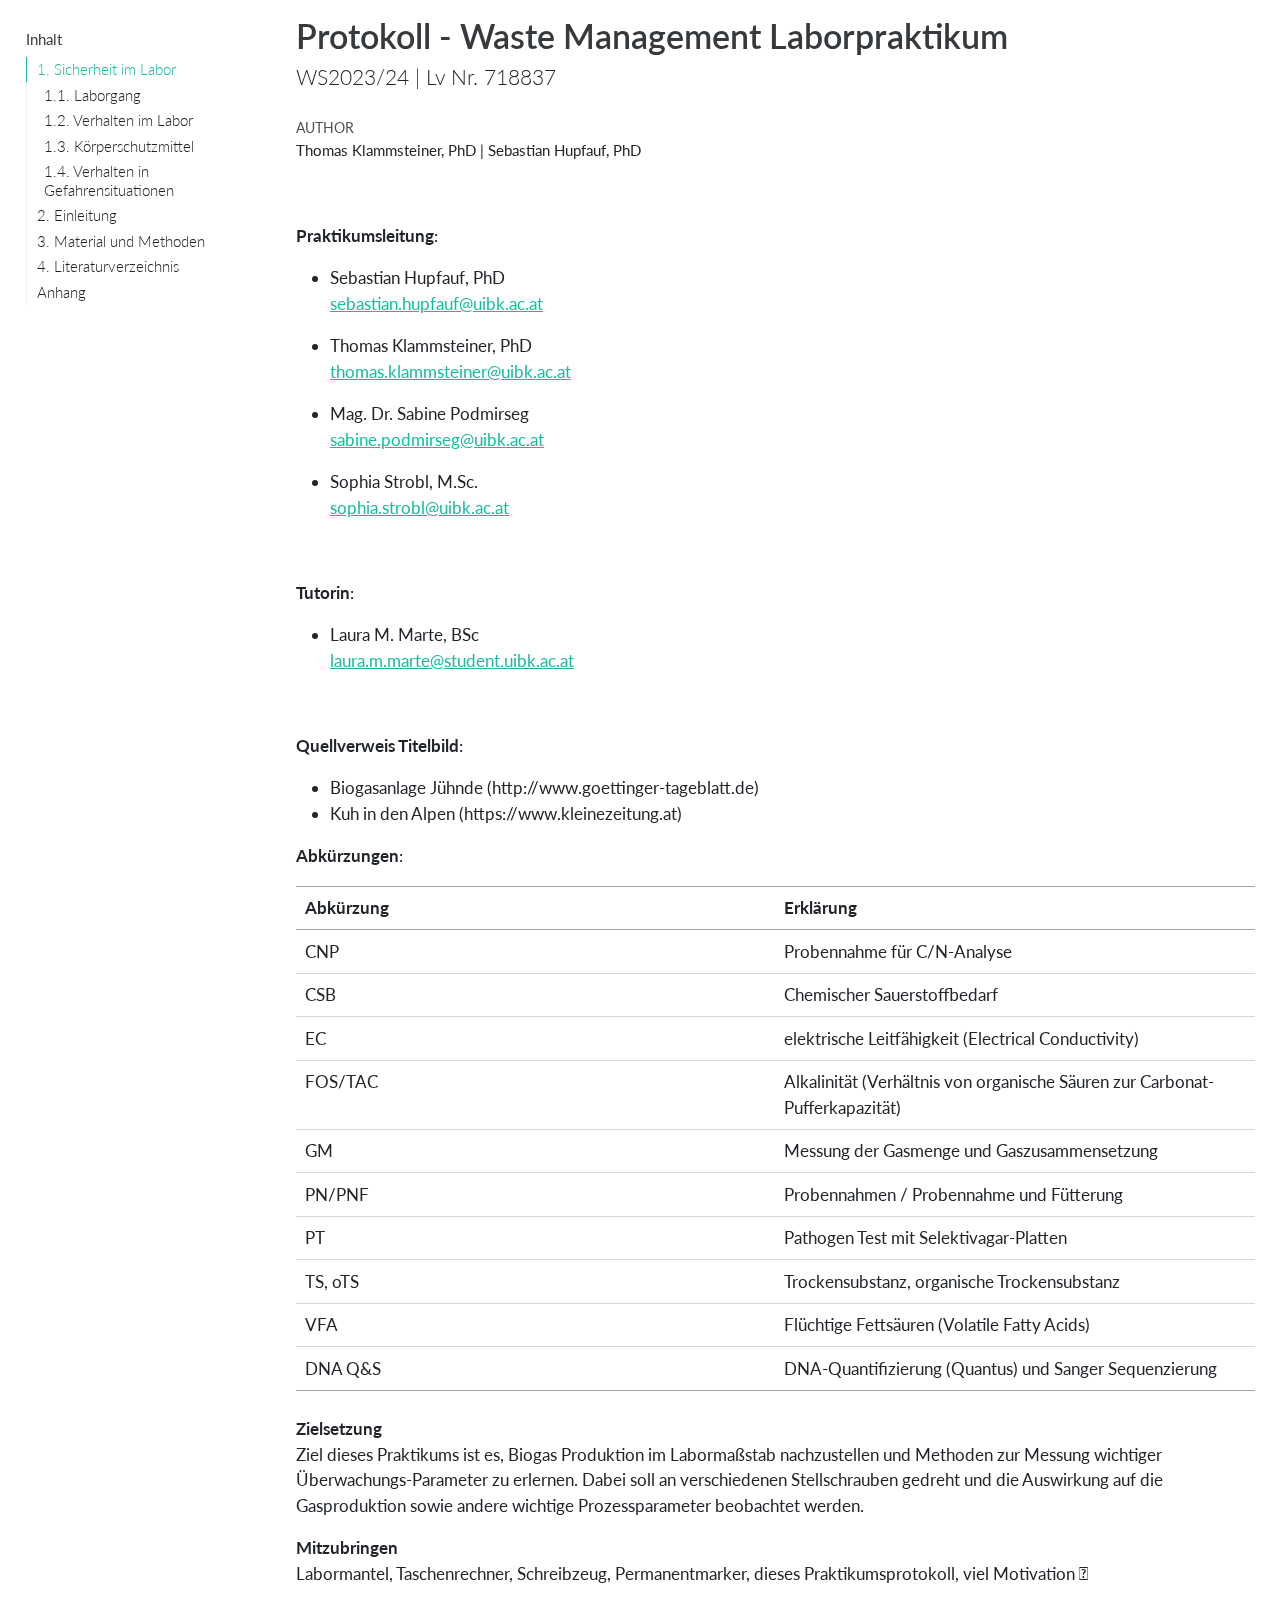
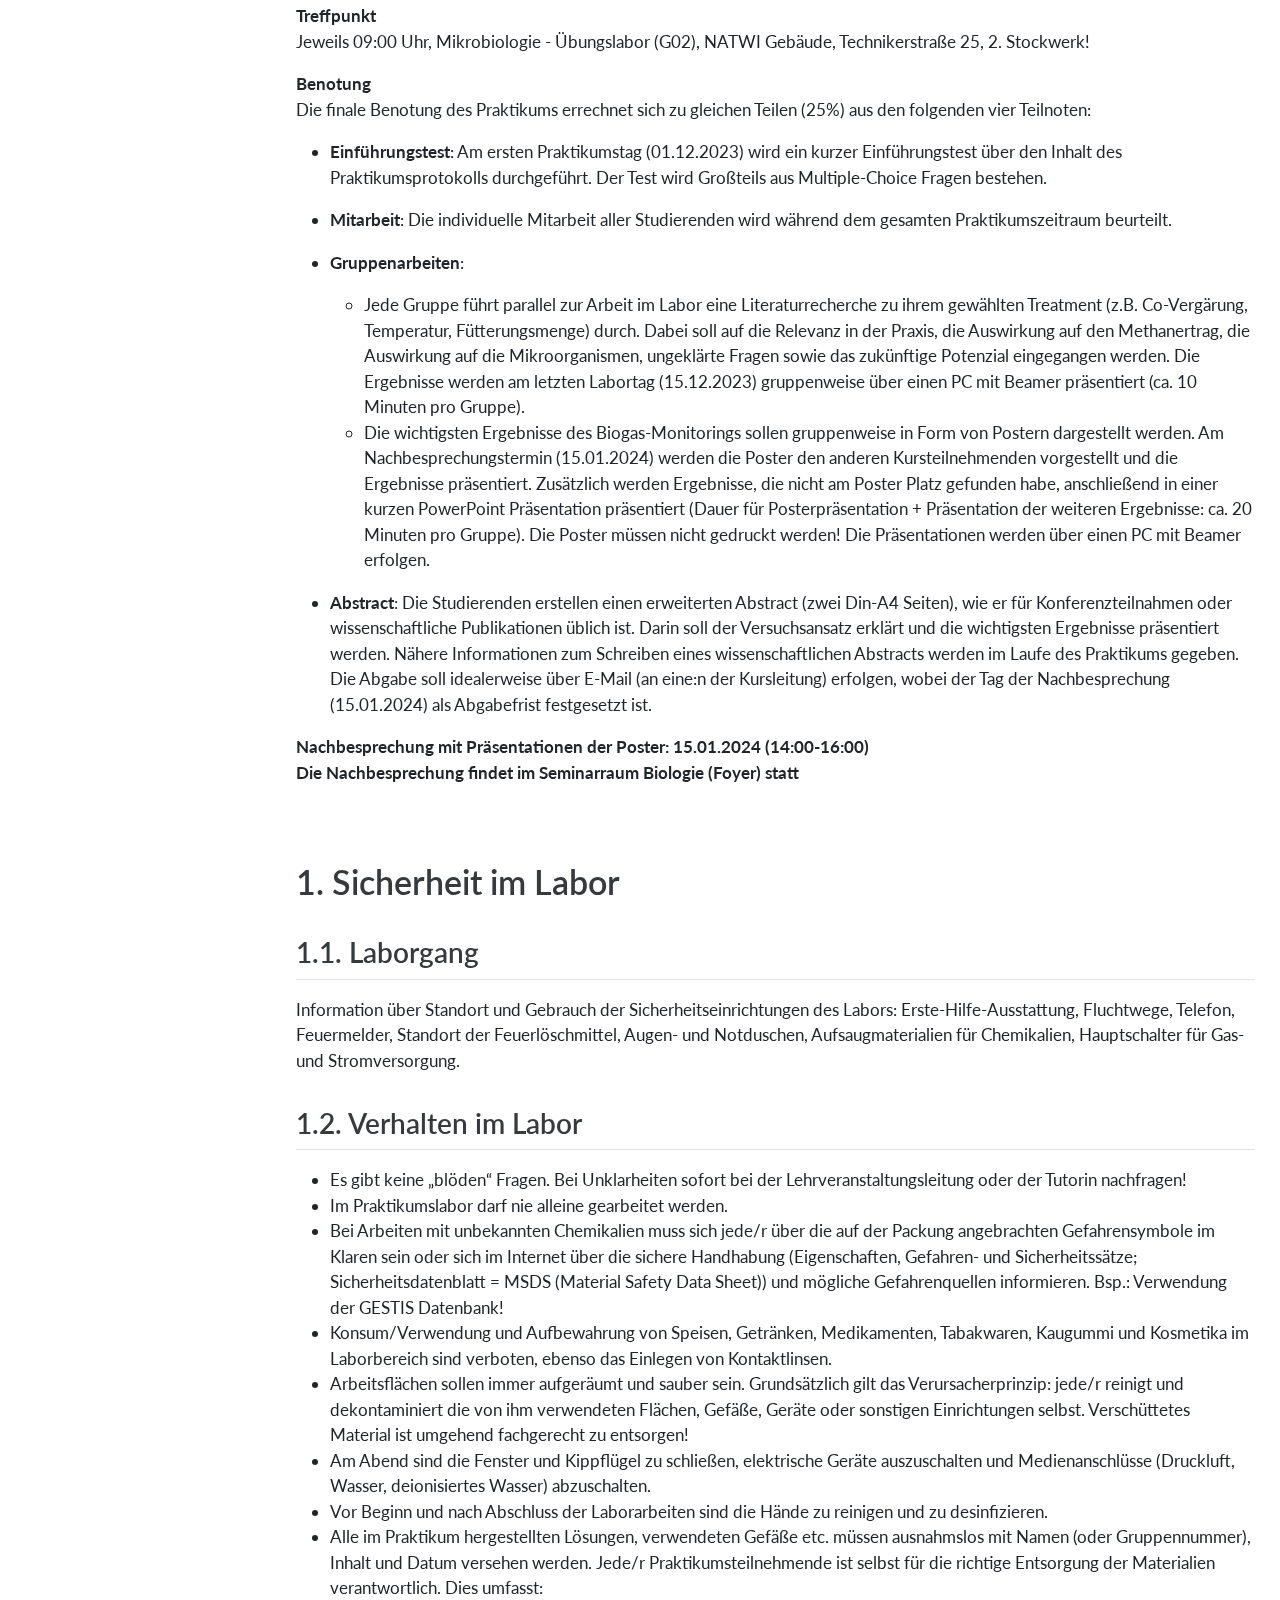
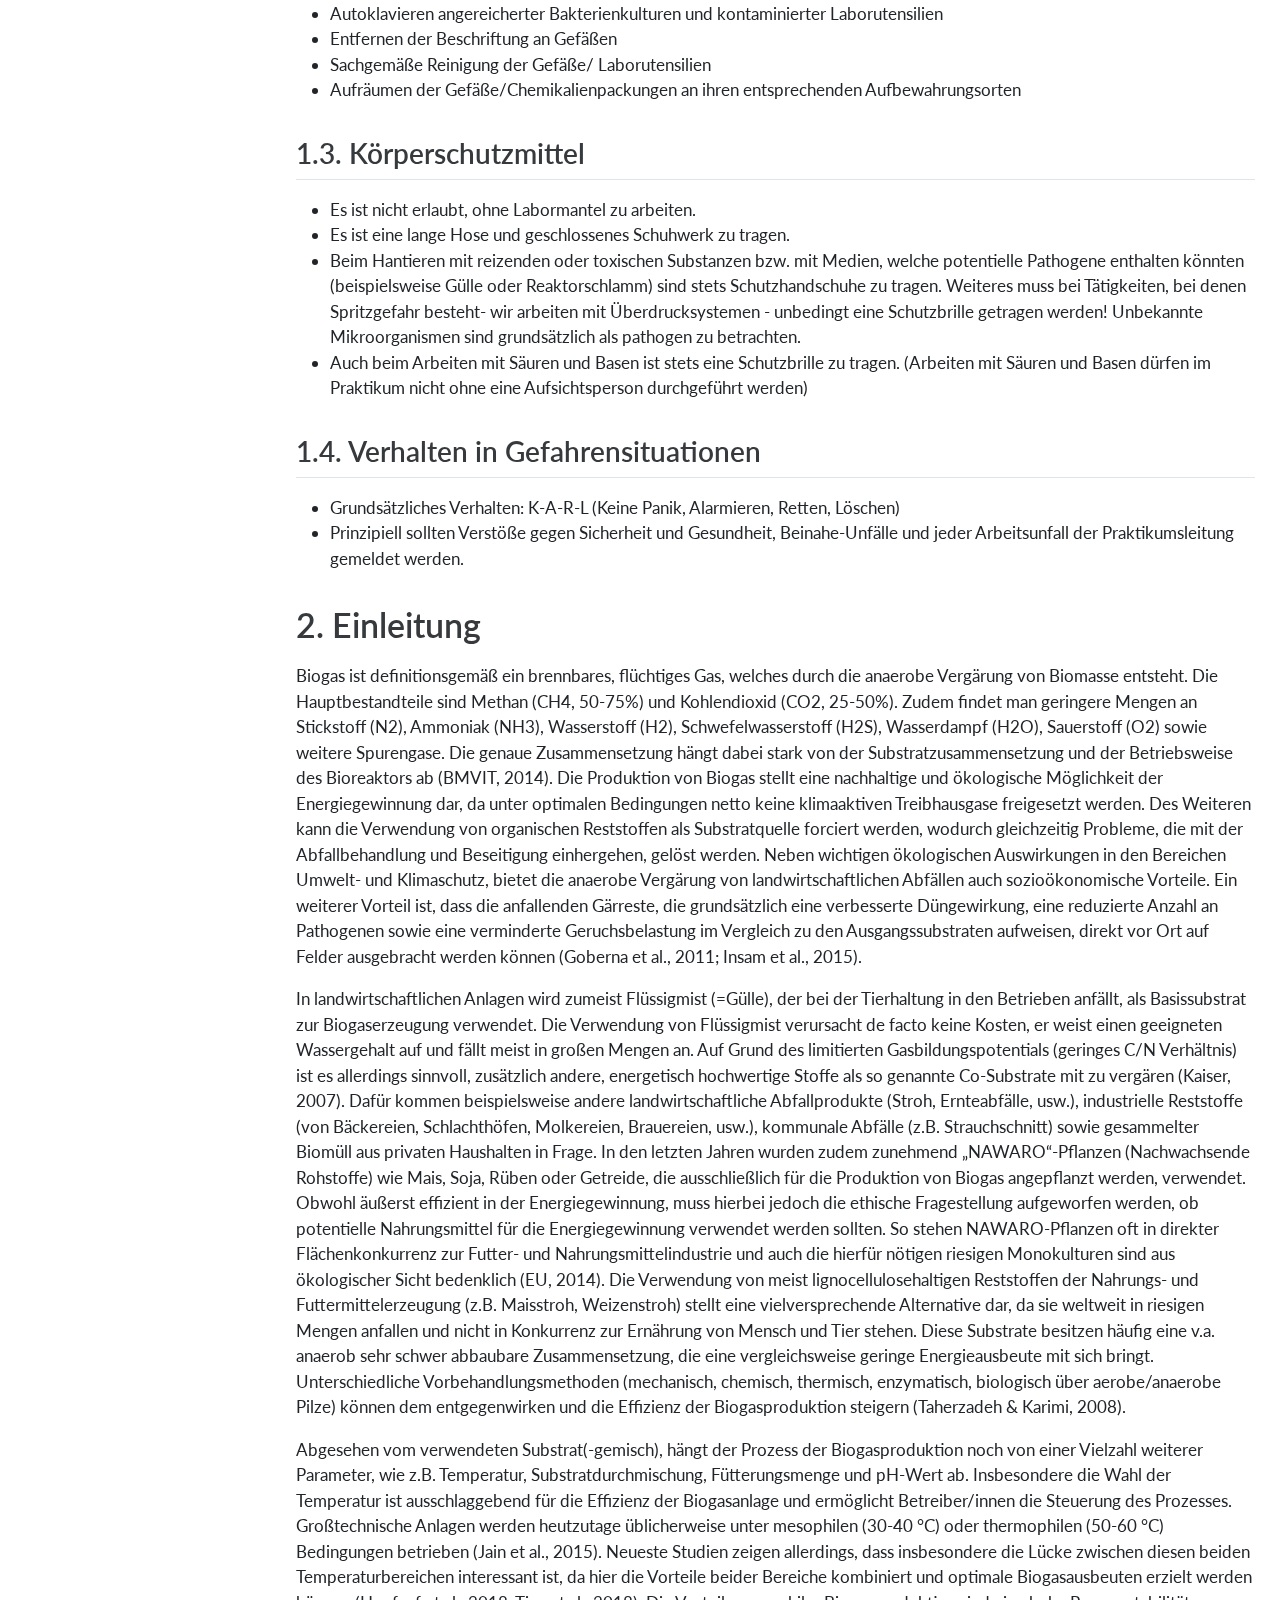
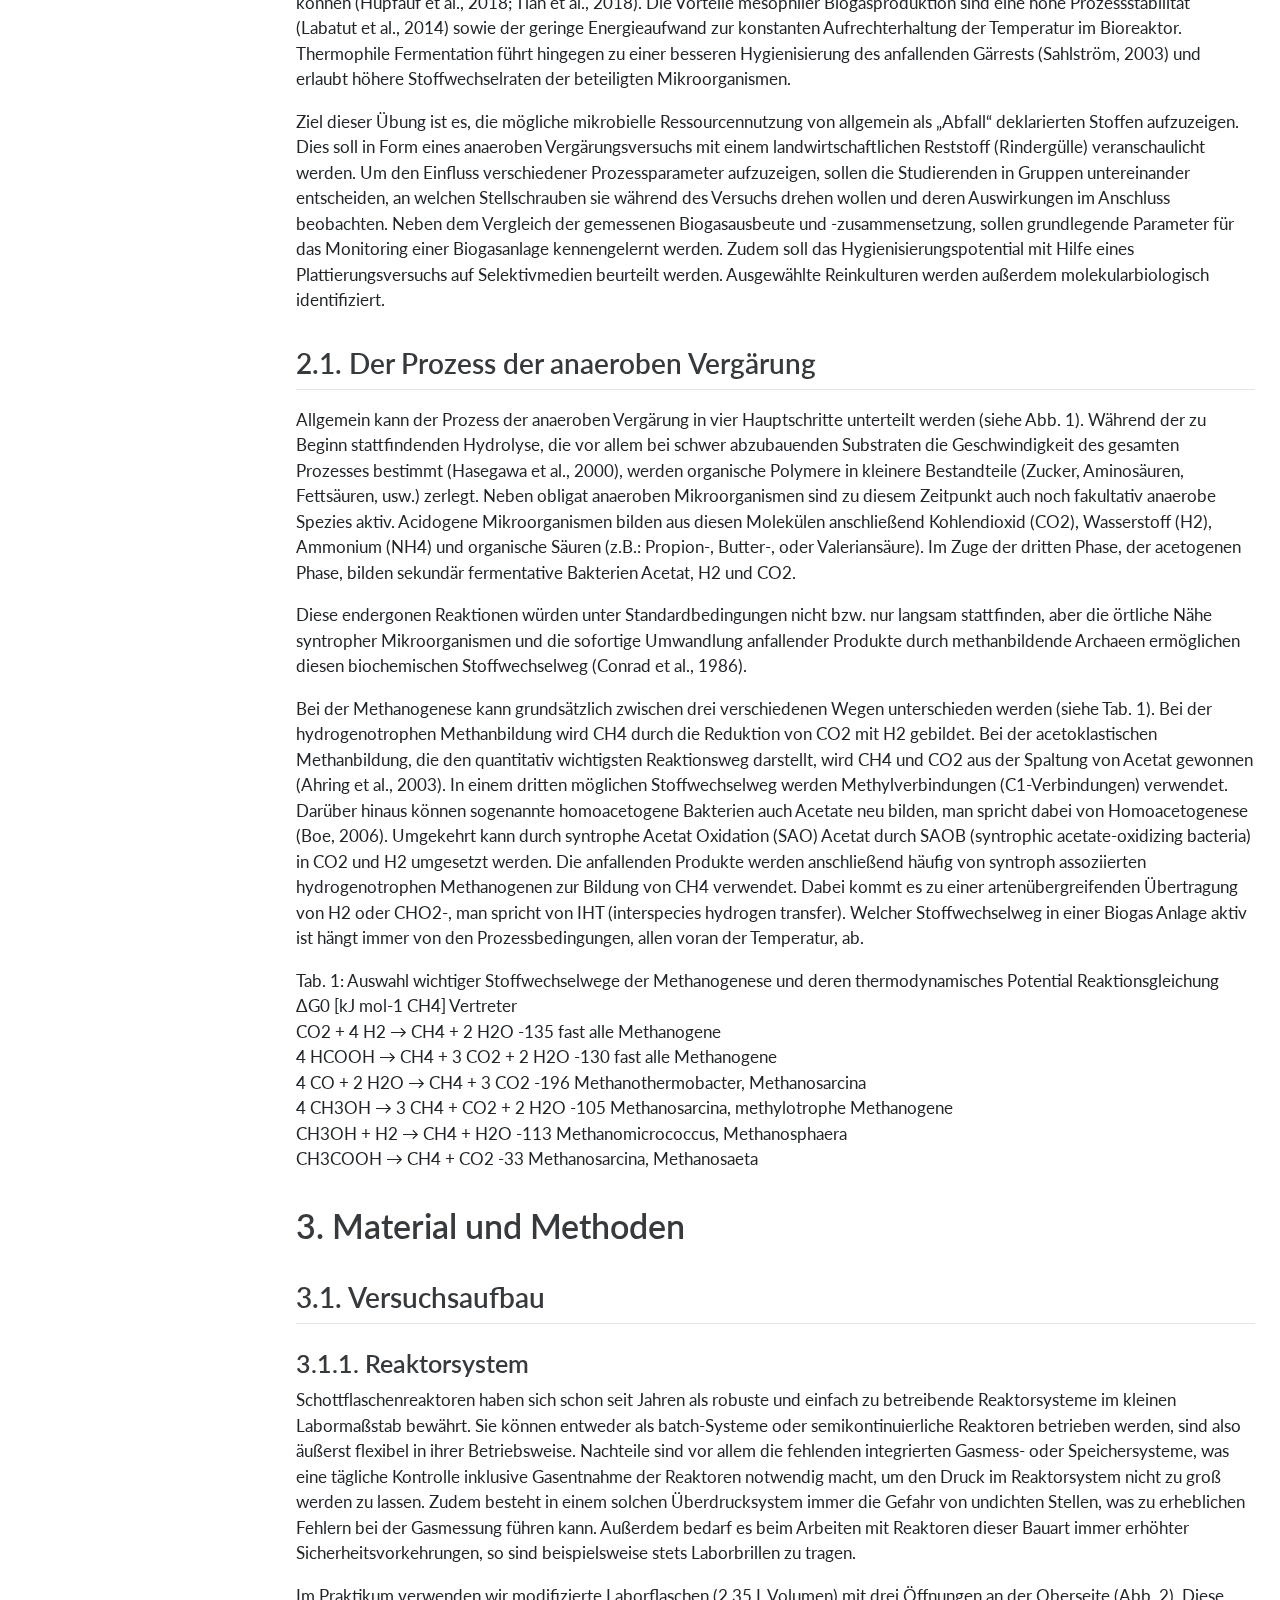
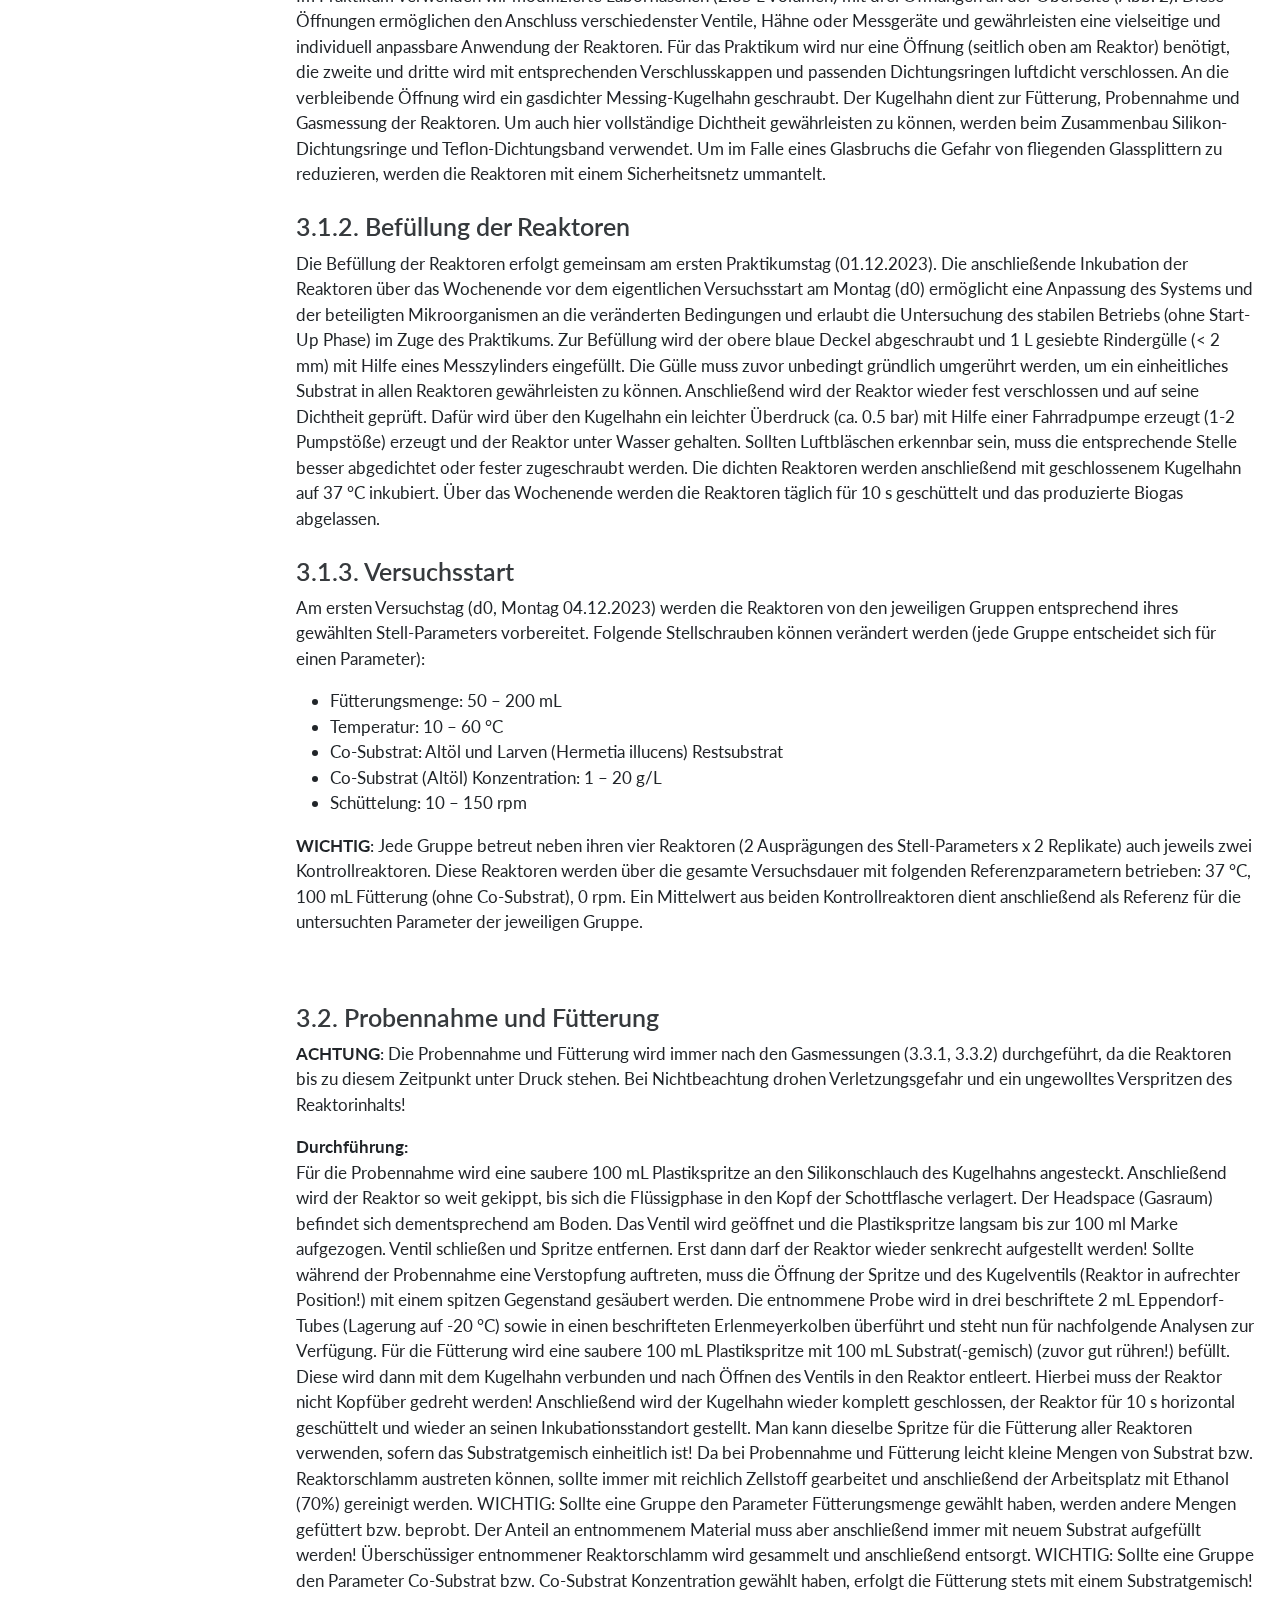
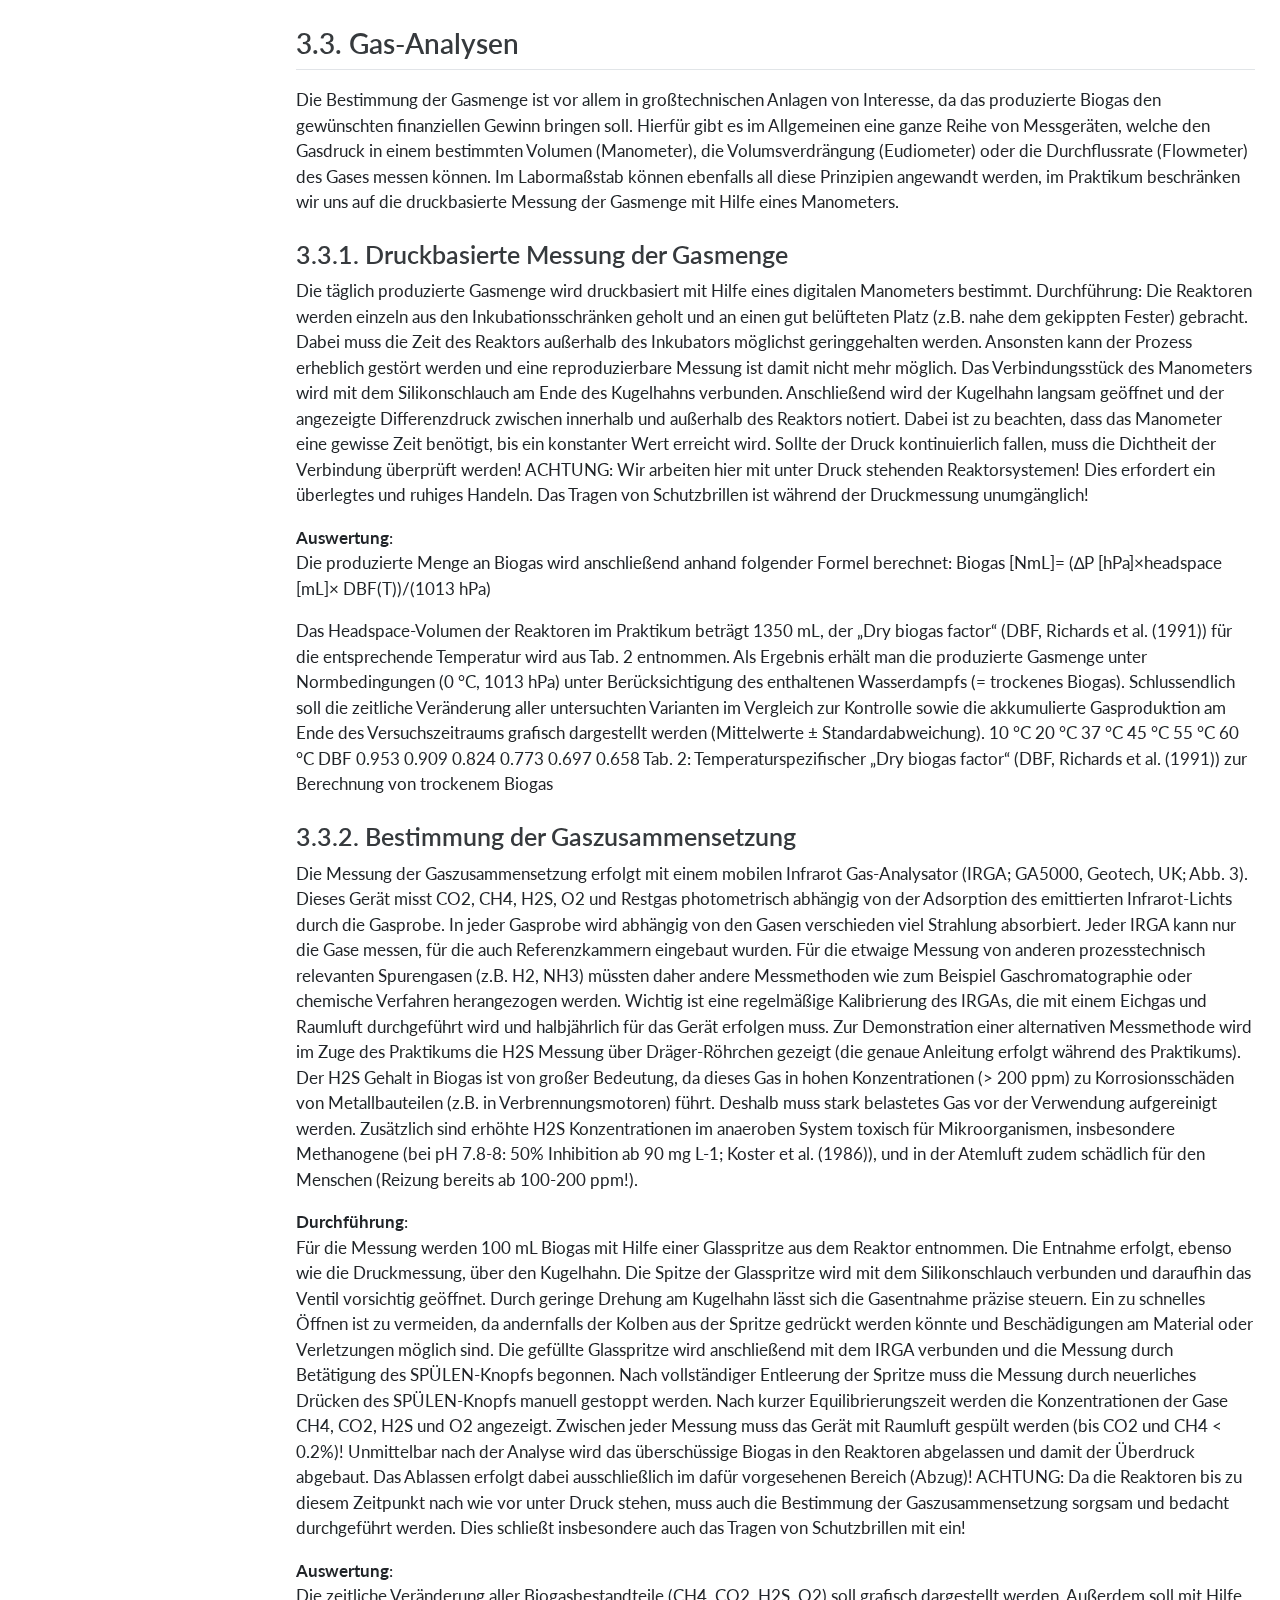
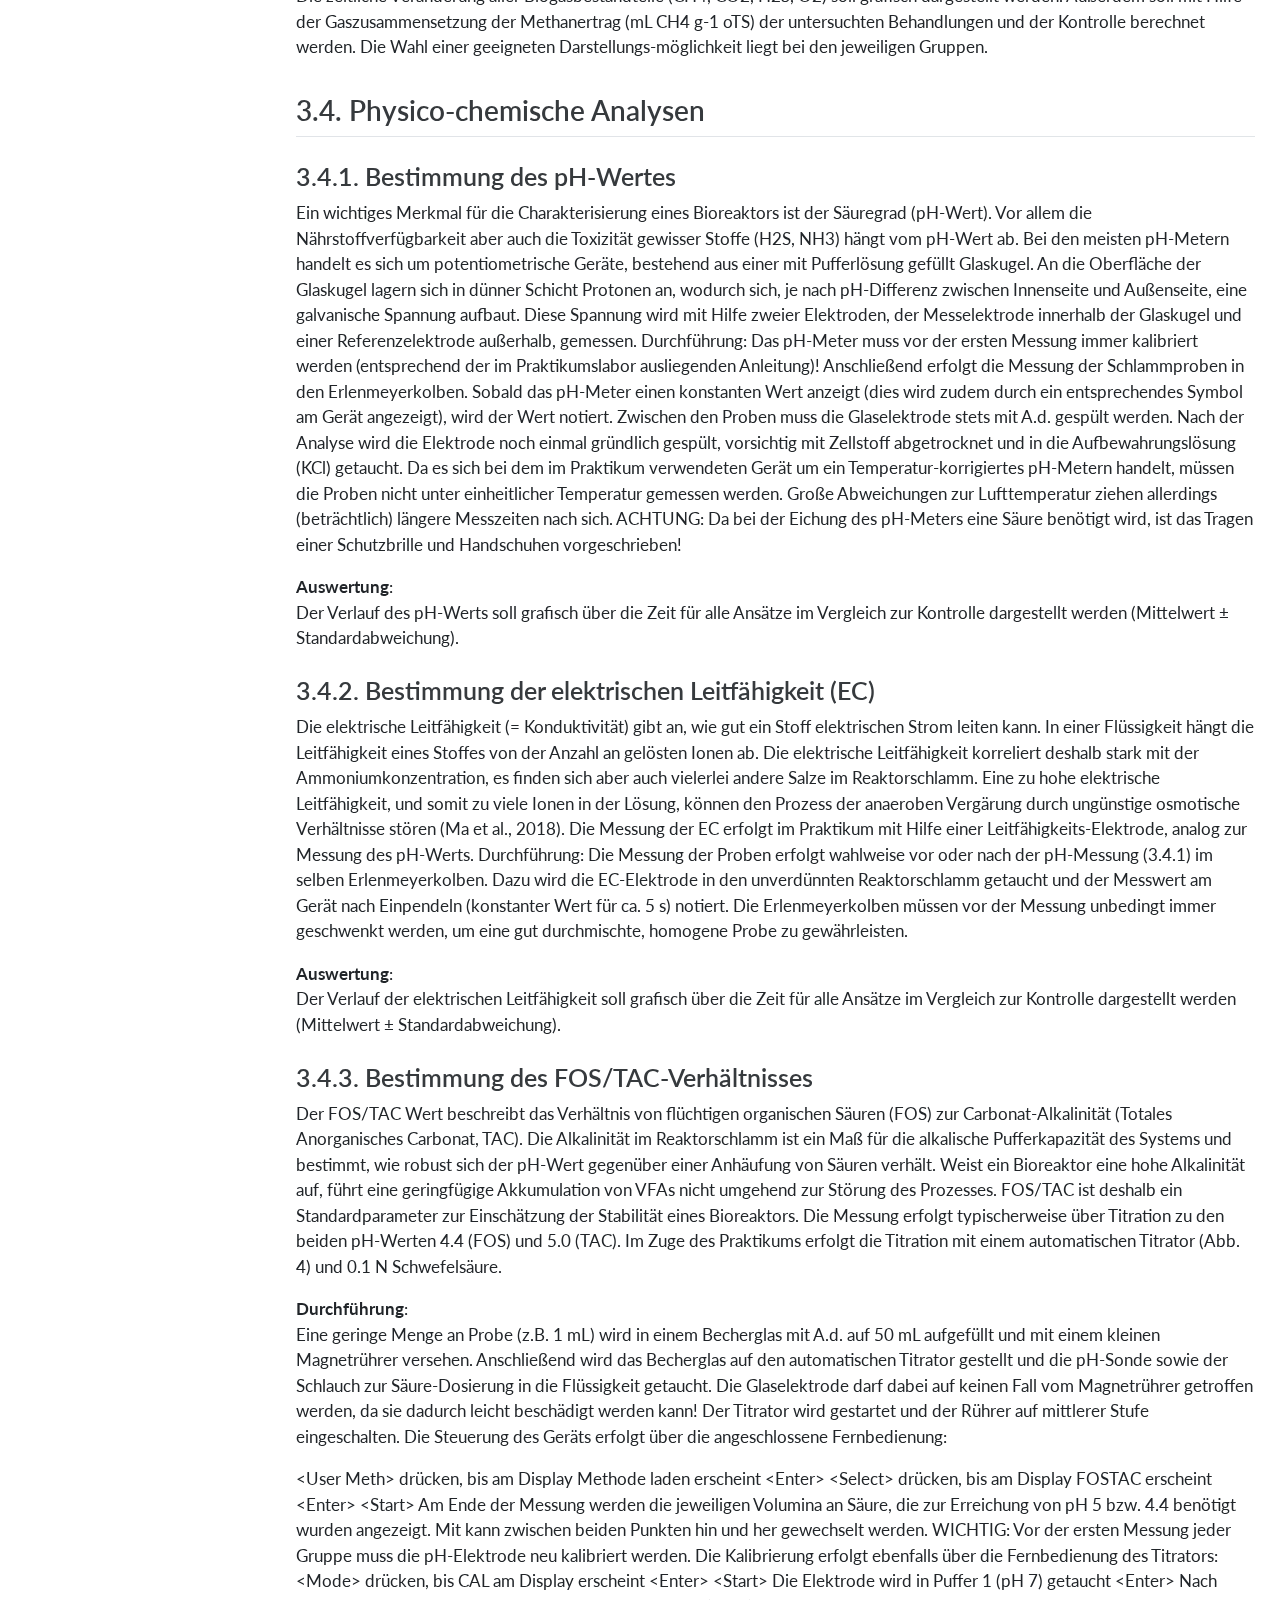
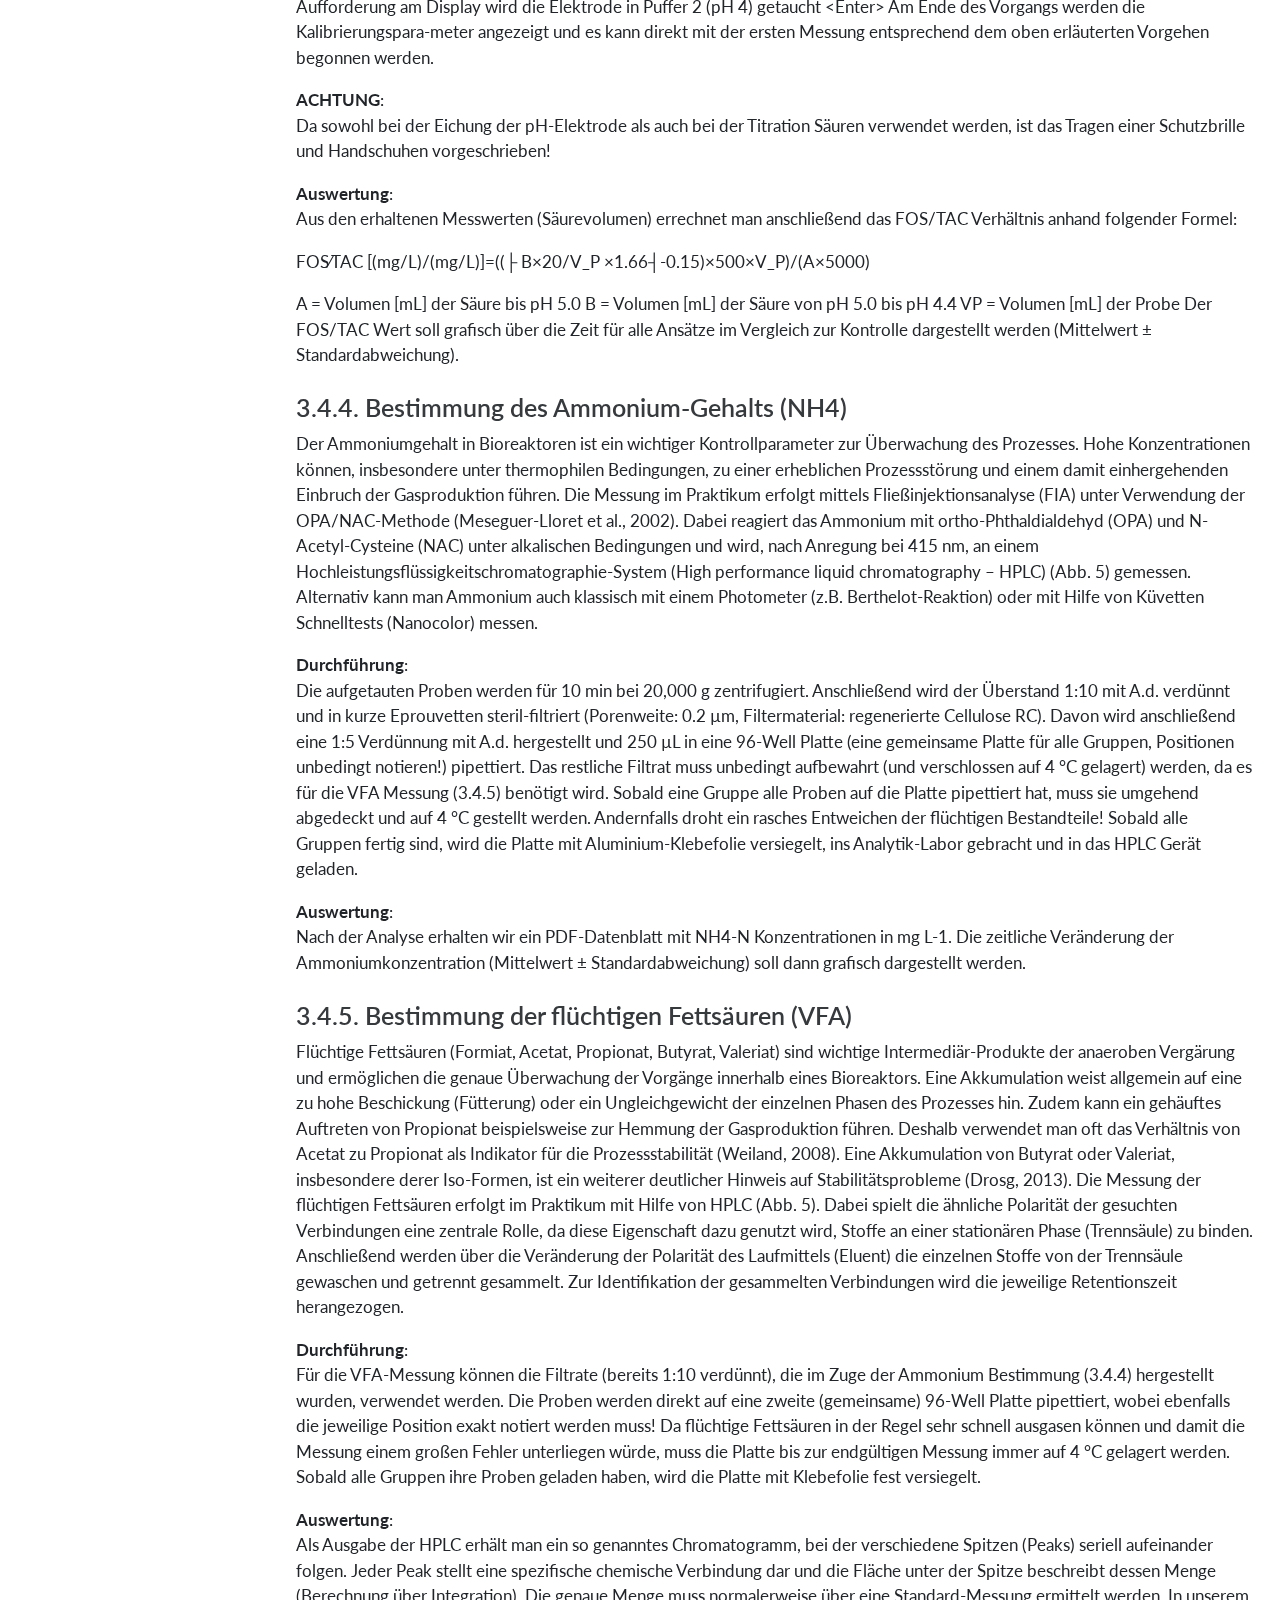
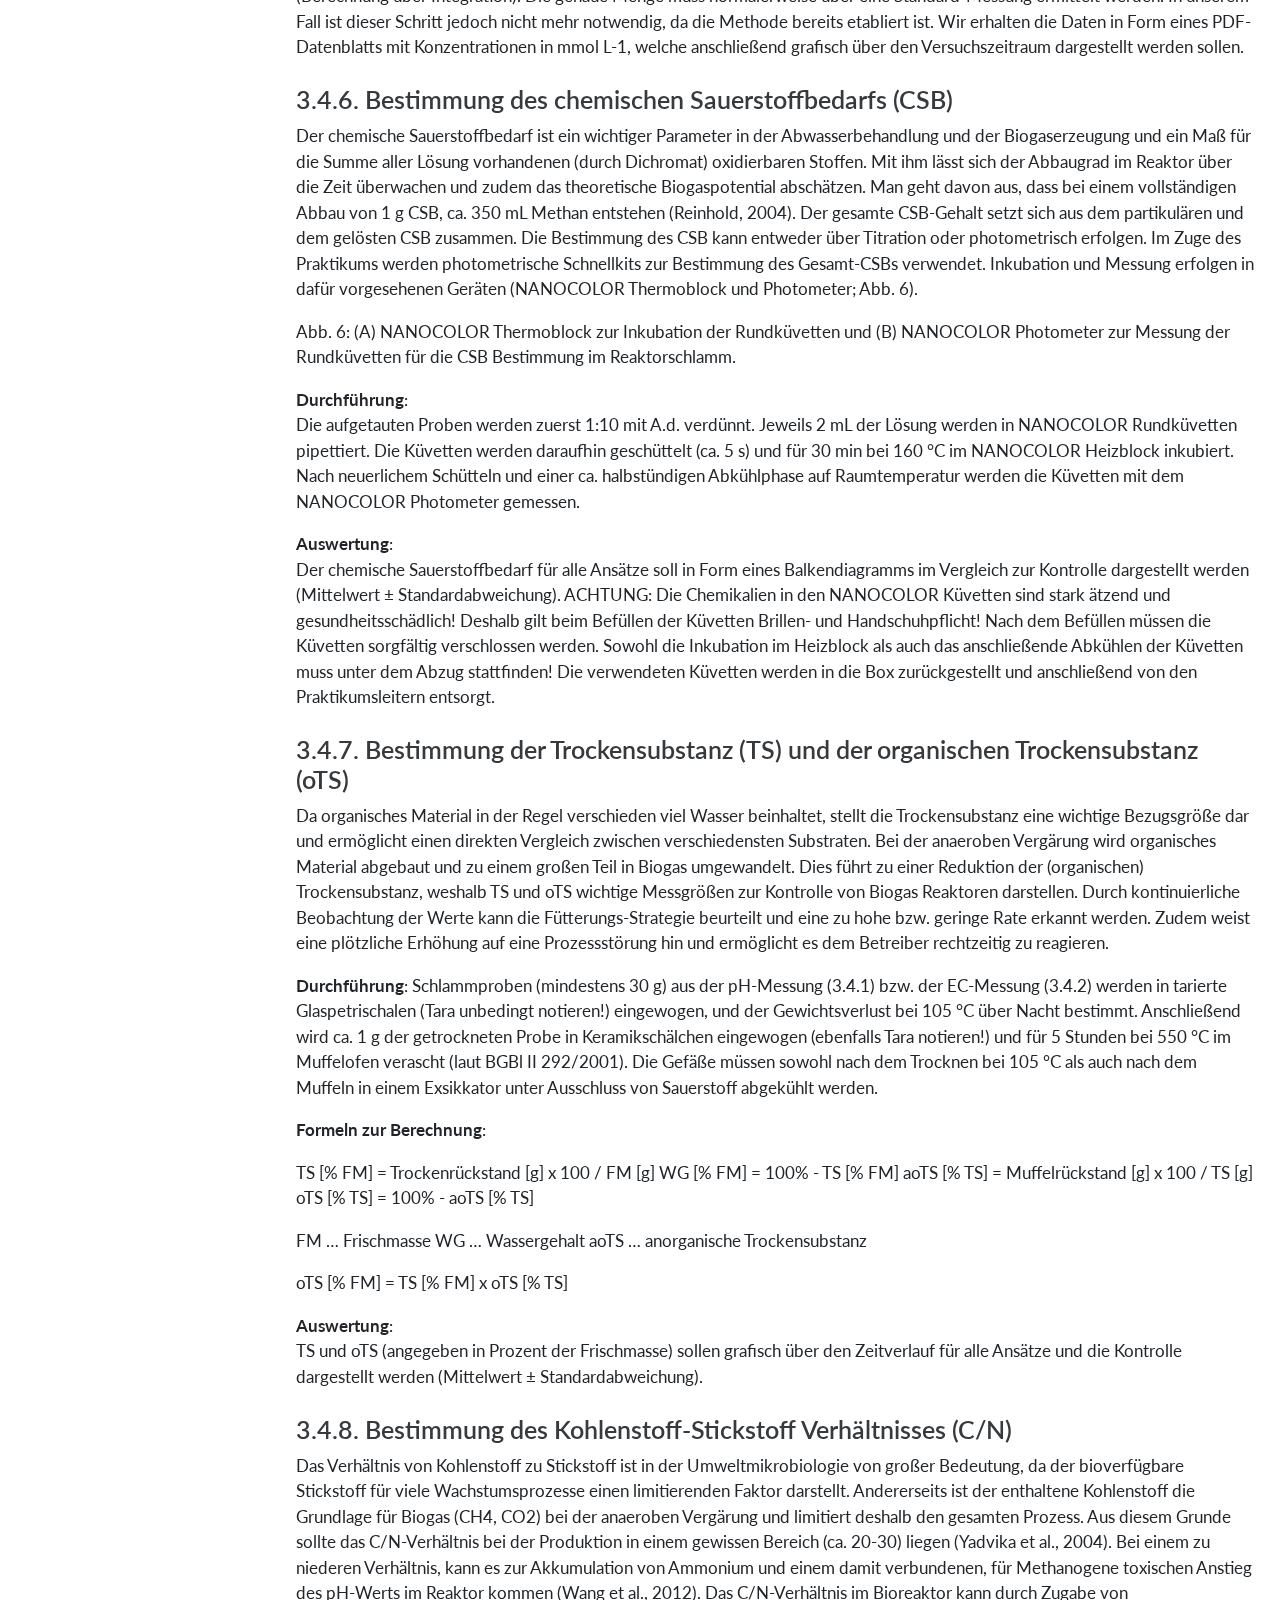
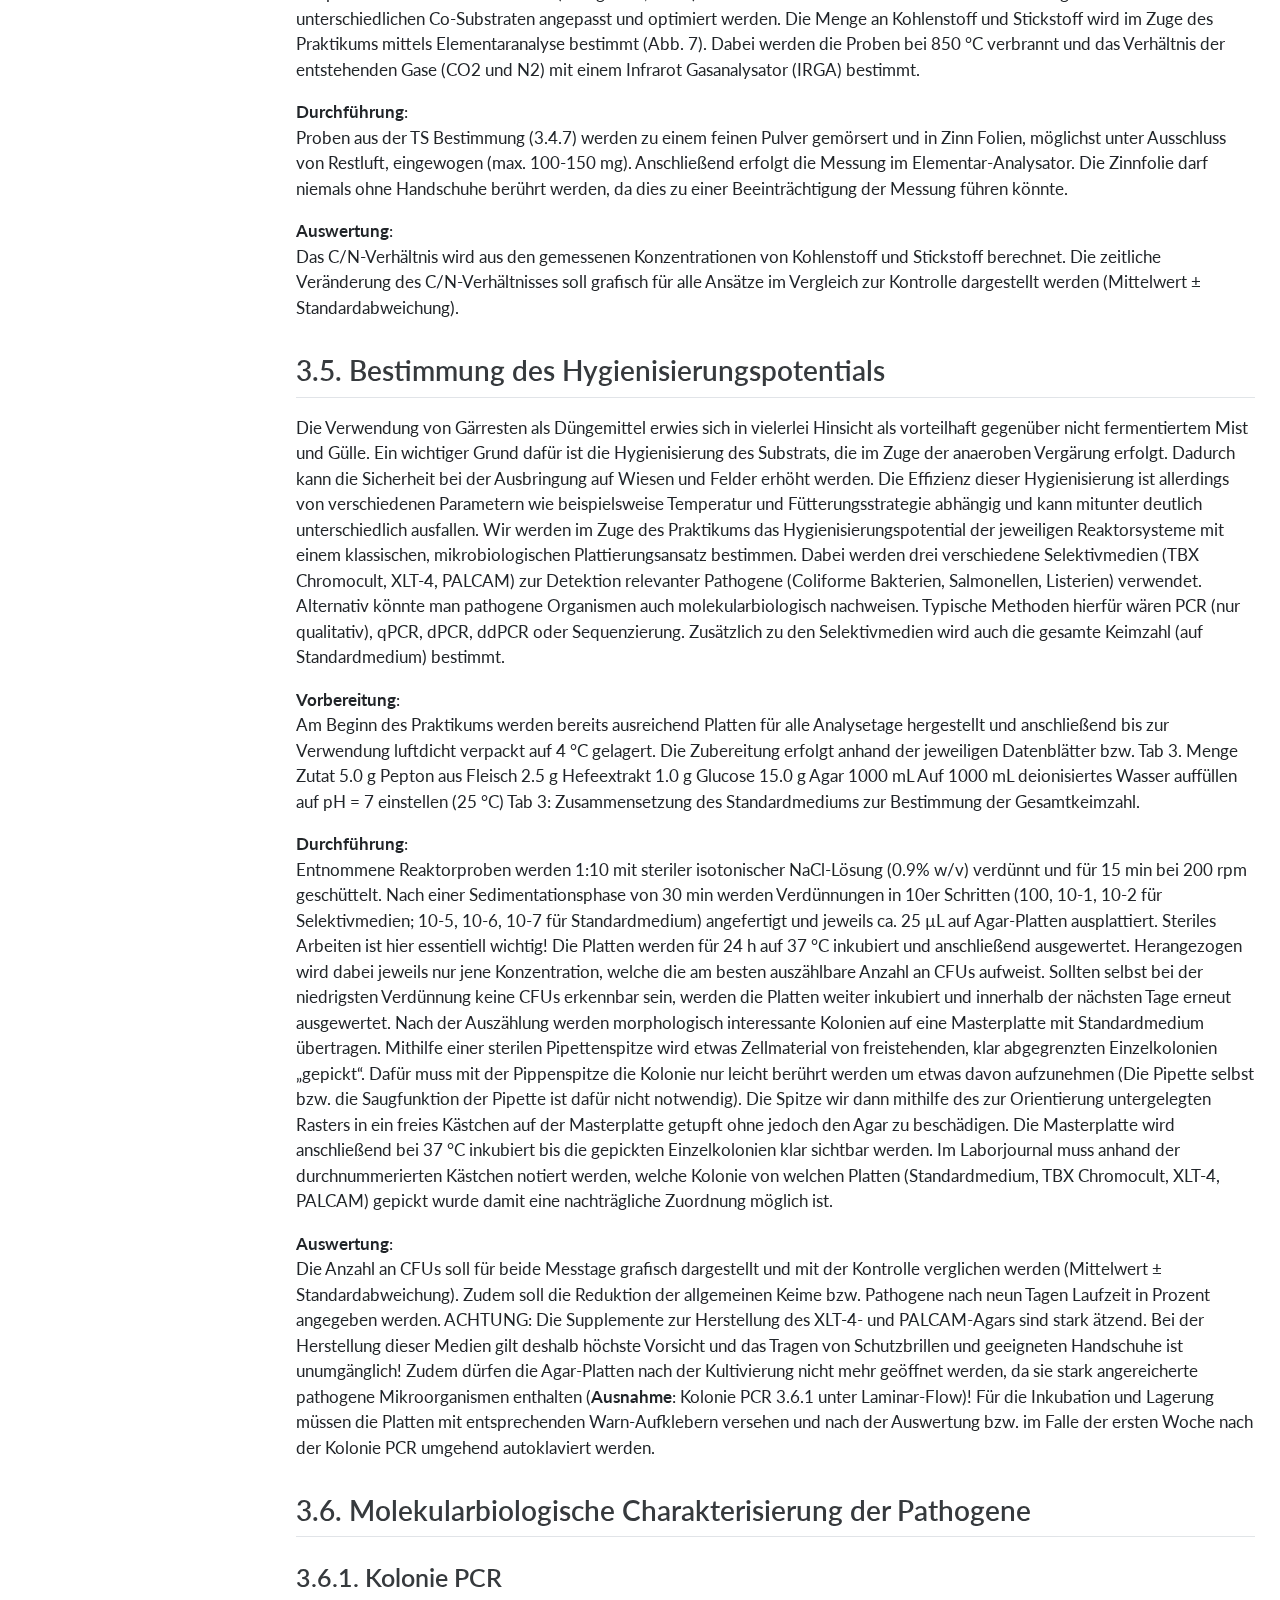
<file: docs/prokoll_deutsch/protokoll_deutsch.html>
<!DOCTYPE html>
<html xmlns="http://www.w3.org/1999/xhtml" lang="en" xml:lang="en"><head>

<meta charset="utf-8">
<meta name="generator" content="quarto-1.3.450">

<meta name="viewport" content="width=device-width, initial-scale=1.0, user-scalable=yes">

<meta name="author" content="Thomas Klammsteiner, PhD | Sebastian Hupfauf, PhD">

<title>Protokoll - Waste Management Laborpraktikum</title>
<style>
code{white-space: pre-wrap;}
span.smallcaps{font-variant: small-caps;}
div.columns{display: flex; gap: min(4vw, 1.5em);}
div.column{flex: auto; overflow-x: auto;}
div.hanging-indent{margin-left: 1.5em; text-indent: -1.5em;}
ul.task-list{list-style: none;}
ul.task-list li input[type="checkbox"] {
  width: 0.8em;
  margin: 0 0.8em 0.2em -1em; /* quarto-specific, see https://github.com/quarto-dev/quarto-cli/issues/4556 */ 
  vertical-align: middle;
}
</style>


<script src="protokoll_deutsch_files/libs/clipboard/clipboard.min.js"></script>
<script src="protokoll_deutsch_files/libs/quarto-html/quarto.js"></script>
<script src="protokoll_deutsch_files/libs/quarto-html/popper.min.js"></script>
<script src="protokoll_deutsch_files/libs/quarto-html/tippy.umd.min.js"></script>
<script src="protokoll_deutsch_files/libs/quarto-html/anchor.min.js"></script>
<link href="protokoll_deutsch_files/libs/quarto-html/tippy.css" rel="stylesheet">
<link href="protokoll_deutsch_files/libs/quarto-html/quarto-syntax-highlighting.css" rel="stylesheet" id="quarto-text-highlighting-styles">
<script src="protokoll_deutsch_files/libs/bootstrap/bootstrap.min.js"></script>
<link href="protokoll_deutsch_files/libs/bootstrap/bootstrap-icons.css" rel="stylesheet">
<link href="protokoll_deutsch_files/libs/bootstrap/bootstrap.min.css" rel="stylesheet" id="quarto-bootstrap" data-mode="light">


</head>

<body>

<div id="quarto-content" class="page-columns page-rows-contents page-layout-full toc-left">
<div id="quarto-sidebar-toc-left" class="sidebar toc-left">
  <nav id="TOC" role="doc-toc" class="toc-active">
    <h2 id="toc-title">Inhalt</h2>
   
  <ul>
  <li><a href="#sicherheit-im-labor" id="toc-sicherheit-im-labor" class="nav-link active" data-scroll-target="#sicherheit-im-labor">1. Sicherheit im Labor</a>
  <ul class="collapse">
  <li><a href="#laborgang" id="toc-laborgang" class="nav-link" data-scroll-target="#laborgang">1.1. Laborgang</a></li>
  <li><a href="#verhalten-im-labor" id="toc-verhalten-im-labor" class="nav-link" data-scroll-target="#verhalten-im-labor">1.2. Verhalten im Labor</a></li>
  <li><a href="#körperschutzmittel" id="toc-körperschutzmittel" class="nav-link" data-scroll-target="#körperschutzmittel">1.3. Körperschutzmittel</a></li>
  <li><a href="#verhalten-in-gefahrensituationen" id="toc-verhalten-in-gefahrensituationen" class="nav-link" data-scroll-target="#verhalten-in-gefahrensituationen">1.4. Verhalten in Gefahrensituationen</a></li>
  </ul></li>
  <li><a href="#einleitung" id="toc-einleitung" class="nav-link" data-scroll-target="#einleitung">2. Einleitung</a>
  <ul class="collapse">
  <li><a href="#der-prozess-der-anaeroben-vergärung" id="toc-der-prozess-der-anaeroben-vergärung" class="nav-link" data-scroll-target="#der-prozess-der-anaeroben-vergärung">2.1. Der Prozess der anaeroben Vergärung</a></li>
  </ul></li>
  <li><a href="#material-und-methoden" id="toc-material-und-methoden" class="nav-link" data-scroll-target="#material-und-methoden">3. Material und Methoden</a>
  <ul class="collapse">
  <li><a href="#versuchsaufbau" id="toc-versuchsaufbau" class="nav-link" data-scroll-target="#versuchsaufbau">3.1. Versuchsaufbau</a>
  <ul class="collapse">
  <li><a href="#reaktorsystem" id="toc-reaktorsystem" class="nav-link" data-scroll-target="#reaktorsystem">3.1.1. Reaktorsystem</a></li>
  <li><a href="#befüllung-der-reaktoren" id="toc-befüllung-der-reaktoren" class="nav-link" data-scroll-target="#befüllung-der-reaktoren">3.1.2. Befüllung der Reaktoren</a></li>
  <li><a href="#versuchsstart" id="toc-versuchsstart" class="nav-link" data-scroll-target="#versuchsstart">3.1.3. Versuchsstart</a></li>
  <li><a href="#probennahme-und-fütterung" id="toc-probennahme-und-fütterung" class="nav-link" data-scroll-target="#probennahme-und-fütterung">3.2. Probennahme und Fütterung</a></li>
  </ul></li>
  <li><a href="#gas-analysen" id="toc-gas-analysen" class="nav-link" data-scroll-target="#gas-analysen">3.3. Gas-Analysen</a>
  <ul class="collapse">
  <li><a href="#druckbasierte-messung-der-gasmenge" id="toc-druckbasierte-messung-der-gasmenge" class="nav-link" data-scroll-target="#druckbasierte-messung-der-gasmenge">3.3.1. Druckbasierte Messung der Gasmenge</a></li>
  <li><a href="#bestimmung-der-gaszusammensetzung" id="toc-bestimmung-der-gaszusammensetzung" class="nav-link" data-scroll-target="#bestimmung-der-gaszusammensetzung">3.3.2. Bestimmung der Gaszusammensetzung</a></li>
  </ul></li>
  <li><a href="#physico-chemische-analysen" id="toc-physico-chemische-analysen" class="nav-link" data-scroll-target="#physico-chemische-analysen">3.4. Physico-chemische Analysen</a>
  <ul class="collapse">
  <li><a href="#bestimmung-des-ph-wertes" id="toc-bestimmung-des-ph-wertes" class="nav-link" data-scroll-target="#bestimmung-des-ph-wertes">3.4.1. Bestimmung des pH-Wertes</a></li>
  <li><a href="#bestimmung-der-elektrischen-leitfähigkeit-ec" id="toc-bestimmung-der-elektrischen-leitfähigkeit-ec" class="nav-link" data-scroll-target="#bestimmung-der-elektrischen-leitfähigkeit-ec">3.4.2. Bestimmung der elektrischen Leitfähigkeit (EC)</a></li>
  <li><a href="#bestimmung-des-fostac-verhältnisses" id="toc-bestimmung-des-fostac-verhältnisses" class="nav-link" data-scroll-target="#bestimmung-des-fostac-verhältnisses">3.4.3. Bestimmung des FOS/TAC-Verhältnisses</a></li>
  <li><a href="#bestimmung-des-ammonium-gehalts-nh4" id="toc-bestimmung-des-ammonium-gehalts-nh4" class="nav-link" data-scroll-target="#bestimmung-des-ammonium-gehalts-nh4">3.4.4. Bestimmung des Ammonium-Gehalts (NH4)</a></li>
  <li><a href="#bestimmung-der-flüchtigen-fettsäuren-vfa" id="toc-bestimmung-der-flüchtigen-fettsäuren-vfa" class="nav-link" data-scroll-target="#bestimmung-der-flüchtigen-fettsäuren-vfa">3.4.5. Bestimmung der flüchtigen Fettsäuren (VFA)</a></li>
  <li><a href="#bestimmung-des-chemischen-sauerstoffbedarfs-csb" id="toc-bestimmung-des-chemischen-sauerstoffbedarfs-csb" class="nav-link" data-scroll-target="#bestimmung-des-chemischen-sauerstoffbedarfs-csb">3.4.6. Bestimmung des chemischen Sauerstoffbedarfs (CSB)</a></li>
  <li><a href="#bestimmung-der-trockensubstanz-ts-und-der-organischen-trockensubstanz-ots" id="toc-bestimmung-der-trockensubstanz-ts-und-der-organischen-trockensubstanz-ots" class="nav-link" data-scroll-target="#bestimmung-der-trockensubstanz-ts-und-der-organischen-trockensubstanz-ots">3.4.7. Bestimmung der Trockensubstanz (TS) und der organischen Trockensubstanz (oTS)</a></li>
  <li><a href="#bestimmung-des-kohlenstoff-stickstoff-verhältnisses-cn" id="toc-bestimmung-des-kohlenstoff-stickstoff-verhältnisses-cn" class="nav-link" data-scroll-target="#bestimmung-des-kohlenstoff-stickstoff-verhältnisses-cn">3.4.8. Bestimmung des Kohlenstoff-Stickstoff Verhältnisses (C/N)</a></li>
  </ul></li>
  <li><a href="#bestimmung-des-hygienisierungspotentials" id="toc-bestimmung-des-hygienisierungspotentials" class="nav-link" data-scroll-target="#bestimmung-des-hygienisierungspotentials">3.5. Bestimmung des Hygienisierungspotentials</a></li>
  <li><a href="#molekularbiologische-charakterisierung-der-pathogene" id="toc-molekularbiologische-charakterisierung-der-pathogene" class="nav-link" data-scroll-target="#molekularbiologische-charakterisierung-der-pathogene">3.6. Molekularbiologische Charakterisierung der Pathogene</a>
  <ul class="collapse">
  <li><a href="#kolonie-pcr" id="toc-kolonie-pcr" class="nav-link" data-scroll-target="#kolonie-pcr">3.6.1. Kolonie PCR</a></li>
  <li><a href="#dna-aufreinigung" id="toc-dna-aufreinigung" class="nav-link" data-scroll-target="#dna-aufreinigung">3.6.2. DNA Aufreinigung</a></li>
  <li><a href="#gelelektrophorese" id="toc-gelelektrophorese" class="nav-link" data-scroll-target="#gelelektrophorese">3.6.3. Gelelektrophorese</a></li>
  <li><a href="#dna-quantifizierung" id="toc-dna-quantifizierung" class="nav-link" data-scroll-target="#dna-quantifizierung">3.6.4. DNA Quantifizierung</a></li>
  <li><a href="#dna-sequenzierung-und-blasting" id="toc-dna-sequenzierung-und-blasting" class="nav-link" data-scroll-target="#dna-sequenzierung-und-blasting">3.6.5. DNA Sequenzierung und Blasting</a></li>
  </ul></li>
  </ul></li>
  <li><a href="#literaturverzeichnis" id="toc-literaturverzeichnis" class="nav-link" data-scroll-target="#literaturverzeichnis">4. Literaturverzeichnis</a></li>
  <li><a href="#anhang" id="toc-anhang" class="nav-link" data-scroll-target="#anhang">Anhang</a></li>
  </ul>
</nav>
</div>
<div id="quarto-margin-sidebar" class="sidebar margin-sidebar zindex-bottom">
</div>
<main class="content column-page-right" id="quarto-document-content">

<header id="title-block-header" class="quarto-title-block default">
<div class="quarto-title">
<h1 class="title">Protokoll - Waste Management Laborpraktikum</h1>
<p class="subtitle lead">WS2023/24 | Lv Nr. 718837</p>
</div>



<div class="quarto-title-meta">

    <div>
    <div class="quarto-title-meta-heading">Author</div>
    <div class="quarto-title-meta-contents">
             <p>Thomas Klammsteiner, PhD | Sebastian Hupfauf, PhD </p>
          </div>
  </div>
    
  
    
  </div>
  

</header>

<p><br></p>
<p><strong>Praktikumsleitung</strong>:</p>
<ul>
<li><p>Sebastian Hupfauf, PhD<br>
<a href="mailto:sebastian.hupfauf@uibk.ac.at">sebastian.hupfauf@uibk.ac.at</a></p></li>
<li><p>Thomas Klammsteiner, PhD<br>
<a href="mailto:thomas.klammsteiner@uibk.ac.at">thomas.klammsteiner@uibk.ac.at</a></p></li>
<li><p>Mag. Dr.&nbsp;Sabine Podmirseg<br>
<a href="mailto:sabine.podmirseg@uibk.ac.at">sabine.podmirseg@uibk.ac.at</a></p></li>
<li><p>Sophia Strobl, M.Sc.<br>
<a href="mailto:sophia.strobl@uibk.ac.at">sophia.strobl@uibk.ac.at</a></p></li>
</ul>
<p><br></p>
<p><strong>Tutorin</strong>:</p>
<ul>
<li>Laura M. Marte, BSc<br>
<a href="mailto:laura.M.Marte@student.uibk.ac.at">laura.m.marte@student.uibk.ac.at</a></li>
</ul>
<p><br></p>
<p><strong>Quellverweis Titelbild</strong>:</p>
<ul>
<li>Biogasanlage Jühnde (http://www.goettinger-tageblatt.de)</li>
<li>Kuh in den Alpen (https://www.kleinezeitung.at)</li>
</ul>
<p><strong>Abkürzungen</strong>:</p>
<table class="table">
<colgroup>
<col style="width: 50%">
<col style="width: 50%">
</colgroup>
<thead>
<tr class="header">
<th>Abkürzung</th>
<th>Erklärung</th>
</tr>
</thead>
<tbody>
<tr class="odd">
<td>CNP</td>
<td>Probennahme für C/N-Analyse</td>
</tr>
<tr class="even">
<td>CSB</td>
<td>Chemischer Sauerstoffbedarf</td>
</tr>
<tr class="odd">
<td>EC</td>
<td>elektrische Leitfähigkeit (Electrical Conductivity)</td>
</tr>
<tr class="even">
<td>FOS/TAC</td>
<td>Alkalinität (Verhältnis von organische Säuren zur Carbonat-Pufferkapazität)</td>
</tr>
<tr class="odd">
<td>GM</td>
<td>Messung der Gasmenge und Gaszusammensetzung</td>
</tr>
<tr class="even">
<td>PN/PNF</td>
<td>Probennahmen / Probennahme und Fütterung</td>
</tr>
<tr class="odd">
<td>PT</td>
<td>Pathogen Test mit Selektivagar-Platten</td>
</tr>
<tr class="even">
<td>TS, oTS</td>
<td>Trockensubstanz, organische Trockensubstanz</td>
</tr>
<tr class="odd">
<td>VFA</td>
<td>Flüchtige Fettsäuren (Volatile Fatty Acids)</td>
</tr>
<tr class="even">
<td>DNA Q&amp;S</td>
<td>DNA-Quantifizierung (Quantus) und Sanger Sequenzierung</td>
</tr>
</tbody>
</table>
<p><strong>Zielsetzung</strong><br>
Ziel dieses Praktikums ist es, Biogas Produktion im Labormaßstab nachzustellen und Methoden zur Messung wichtiger Überwachungs-Parameter zu erlernen. Dabei soll an verschiedenen Stellschrauben gedreht und die Auswirkung auf die Gasproduktion sowie andere wichtige Prozessparameter beobachtet werden.</p>
<p><strong>Mitzubringen</strong><br>
Labormantel, Taschenrechner, Schreibzeug, Permanentmarker, dieses Praktikumsprotokoll, viel Motivation </p>
<p><strong>Treffpunkt</strong><br>
Jeweils 09:00 Uhr, Mikrobiologie - Übungslabor (G02), NATWI Gebäude, Technikerstraße 25, 2. Stockwerk!</p>
<p><strong>Benotung</strong><br>
Die finale Benotung des Praktikums errechnet sich zu gleichen Teilen (25%) aus den folgenden vier Teilnoten:</p>
<ul>
<li><p><strong>Einführungstest</strong>: Am ersten Praktikumstag (01.12.2023) wird ein kurzer Einführungstest über den Inhalt des Praktikumsprotokolls durchgeführt. Der Test wird Großteils aus Multiple-Choice Fragen bestehen.</p></li>
<li><p><strong>Mitarbeit</strong>: Die individuelle Mitarbeit aller Studierenden wird während dem gesamten Praktikumszeitraum beurteilt.</p></li>
<li><p><strong>Gruppenarbeiten</strong>:</p>
<ul>
<li>Jede Gruppe führt parallel zur Arbeit im Labor eine Literaturrecherche zu ihrem gewählten Treatment (z.B. Co-Vergärung, Temperatur, Fütterungsmenge) durch. Dabei soll auf die Relevanz in der Praxis, die Auswirkung auf den Methanertrag, die Auswirkung auf die Mikroorganismen, ungeklärte Fragen sowie das zukünftige Potenzial eingegangen werden. Die Ergebnisse werden am letzten Labortag (15.12.2023) gruppenweise über einen PC mit Beamer präsentiert (ca. 10 Minuten pro Gruppe).</li>
<li>Die wichtigsten Ergebnisse des Biogas-Monitorings sollen gruppenweise in Form von Postern dargestellt werden. Am Nachbesprechungstermin (15.01.2024) werden die Poster den anderen Kursteilnehmenden vorgestellt und die Ergebnisse präsentiert. Zusätzlich werden Ergebnisse, die nicht am Poster Platz gefunden habe, anschließend in einer kurzen PowerPoint Präsentation präsentiert (Dauer für Posterpräsentation + Präsentation der weiteren Ergebnisse: ca. 20 Minuten pro Gruppe). Die Poster müssen nicht gedruckt werden! Die Präsentationen werden über einen PC mit Beamer erfolgen.</li>
</ul></li>
<li><p><strong>Abstract</strong>: Die Studierenden erstellen einen erweiterten Abstract (zwei Din-A4 Seiten), wie er für Konferenzteilnahmen oder wissenschaftliche Publikationen üblich ist. Darin soll der Versuchsansatz erklärt und die wichtigsten Ergebnisse präsentiert werden. Nähere Informationen zum Schreiben eines wissenschaftlichen Abstracts werden im Laufe des Praktikums gegeben. Die Abgabe soll idealerweise über E-Mail (an eine:n der Kursleitung) erfolgen, wobei der Tag der Nachbesprechung (15.01.2024) als Abgabefrist festgesetzt ist.</p></li>
</ul>
<p><strong>Nachbesprechung mit Präsentationen der Poster: 15.01.2024 (14:00-16:00)</strong><br>
<strong>Die Nachbesprechung findet im Seminarraum Biologie (Foyer) statt</strong></p>
<p><br></p>
<section id="sicherheit-im-labor" class="level1">
<h1>1. Sicherheit im Labor</h1>
<section id="laborgang" class="level2">
<h2 class="anchored" data-anchor-id="laborgang">1.1. Laborgang</h2>
<p>Information über Standort und Gebrauch der Sicherheitseinrichtungen des Labors: Erste-Hilfe-Ausstattung, Fluchtwege, Telefon, Feuermelder, Standort der Feuerlöschmittel, Augen- und Notduschen, Aufsaugmaterialien für Chemikalien, Hauptschalter für Gas- und Stromversorgung.</p>
</section>
<section id="verhalten-im-labor" class="level2">
<h2 class="anchored" data-anchor-id="verhalten-im-labor">1.2. Verhalten im Labor</h2>
<ul>
<li>Es gibt keine „blöden“ Fragen. Bei Unklarheiten sofort bei der Lehrveranstaltungsleitung oder der Tutorin nachfragen!</li>
<li>Im Praktikumslabor darf nie alleine gearbeitet werden.</li>
<li>Bei Arbeiten mit unbekannten Chemikalien muss sich jede/r über die auf der Packung angebrachten Gefahrensymbole im Klaren sein oder sich im Internet über die sichere Handhabung (Eigenschaften, Gefahren- und Sicherheitssätze; Sicherheitsdatenblatt = MSDS (Material Safety Data Sheet)) und mögliche Gefahrenquellen informieren. Bsp.: Verwendung der GESTIS Datenbank!</li>
<li>Konsum/Verwendung und Aufbewahrung von Speisen, Getränken, Medikamenten, Tabakwaren, Kaugummi und Kosmetika im Laborbereich sind verboten, ebenso das Einlegen von Kontaktlinsen.</li>
<li>Arbeitsflächen sollen immer aufgeräumt und sauber sein. Grundsätzlich gilt das Verursacherprinzip: jede/r reinigt und dekontaminiert die von ihm verwendeten Flächen, Gefäße, Geräte oder sonstigen Einrichtungen selbst. Verschüttetes Material ist umgehend fachgerecht zu entsorgen!</li>
<li>Am Abend sind die Fenster und Kippflügel zu schließen, elektrische Geräte auszuschalten und Medienanschlüsse (Druckluft, Wasser, deionisiertes Wasser) abzuschalten.</li>
<li>Vor Beginn und nach Abschluss der Laborarbeiten sind die Hände zu reinigen und zu desinfizieren.</li>
<li>Alle im Praktikum hergestellten Lösungen, verwendeten Gefäße etc. müssen ausnahmslos mit Namen (oder Gruppennummer), Inhalt und Datum versehen werden. Jede/r Praktikumsteilnehmende ist selbst für die richtige Entsorgung der Materialien verantwortlich. Dies umfasst:</li>
<li>Autoklavieren angereicherter Bakterienkulturen und kontaminierter Laborutensilien</li>
<li>Entfernen der Beschriftung an Gefäßen</li>
<li>Sachgemäße Reinigung der Gefäße/ Laborutensilien</li>
<li>Aufräumen der Gefäße/Chemikalienpackungen an ihren entsprechenden Aufbewahrungsorten</li>
</ul>
</section>
<section id="körperschutzmittel" class="level2">
<h2 class="anchored" data-anchor-id="körperschutzmittel">1.3. Körperschutzmittel</h2>
<ul>
<li>Es ist nicht erlaubt, ohne Labormantel zu arbeiten.</li>
<li>Es ist eine lange Hose und geschlossenes Schuhwerk zu tragen.</li>
<li>Beim Hantieren mit reizenden oder toxischen Substanzen bzw. mit Medien, welche potentielle Pathogene enthalten könnten (beispielsweise Gülle oder Reaktorschlamm) sind stets Schutzhandschuhe zu tragen. Weiteres muss bei Tätigkeiten, bei denen Spritzgefahr besteht- wir arbeiten mit Überdrucksystemen - unbedingt eine Schutzbrille getragen werden! Unbekannte Mikroorganismen sind grundsätzlich als pathogen zu betrachten.</li>
<li>Auch beim Arbeiten mit Säuren und Basen ist stets eine Schutzbrille zu tragen. (Arbeiten mit Säuren und Basen dürfen im Praktikum nicht ohne eine Aufsichtsperson durchgeführt werden)</li>
</ul>
</section>
<section id="verhalten-in-gefahrensituationen" class="level2">
<h2 class="anchored" data-anchor-id="verhalten-in-gefahrensituationen">1.4. Verhalten in Gefahrensituationen</h2>
<ul>
<li>Grundsätzliches Verhalten: K-A-R-L (Keine Panik, Alarmieren, Retten, Löschen)</li>
<li>Prinzipiell sollten Verstöße gegen Sicherheit und Gesundheit, Beinahe-Unfälle und jeder Arbeitsunfall der Praktikumsleitung gemeldet werden.</li>
</ul>
</section>
</section>
<section id="einleitung" class="level1">
<h1>2. Einleitung</h1>
<p>Biogas ist definitionsgemäß ein brennbares, flüchtiges Gas, welches durch die anaerobe Vergärung von Biomasse entsteht. Die Hauptbestandteile sind Methan (CH4, 50-75%) und Kohlendioxid (CO2, 25-50%). Zudem findet man geringere Mengen an Stickstoff (N2), Ammoniak (NH3), Wasserstoff (H2), Schwefelwasserstoff (H2S), Wasserdampf (H2O), Sauerstoff (O2) sowie weitere Spurengase. Die genaue Zusammensetzung hängt dabei stark von der Substratzusammensetzung und der Betriebsweise des Bioreaktors ab (BMVIT, 2014). Die Produktion von Biogas stellt eine nachhaltige und ökologische Möglichkeit der Energiegewinnung dar, da unter optimalen Bedingungen netto keine klimaaktiven Treibhausgase freigesetzt werden. Des Weiteren kann die Verwendung von organischen Reststoffen als Substratquelle forciert werden, wodurch gleichzeitig Probleme, die mit der Abfallbehandlung und Beseitigung einhergehen, gelöst werden. Neben wichtigen ökologischen Auswirkungen in den Bereichen Umwelt- und Klimaschutz, bietet die anaerobe Vergärung von landwirtschaftlichen Abfällen auch sozioökonomische Vorteile. Ein weiterer Vorteil ist, dass die anfallenden Gärreste, die grundsätzlich eine verbesserte Düngewirkung, eine reduzierte Anzahl an Pathogenen sowie eine verminderte Geruchsbelastung im Vergleich zu den Ausgangssubstraten aufweisen, direkt vor Ort auf Felder ausgebracht werden können (Goberna et al., 2011; Insam et al., 2015).</p>
<p>In landwirtschaftlichen Anlagen wird zumeist Flüssigmist (=Gülle), der bei der Tierhaltung in den Betrieben anfällt, als Basissubstrat zur Biogaserzeugung verwendet. Die Verwendung von Flüssigmist verursacht de facto keine Kosten, er weist einen geeigneten Wassergehalt auf und fällt meist in großen Mengen an. Auf Grund des limitierten Gasbildungspotentials (geringes C/N Verhältnis) ist es allerdings sinnvoll, zusätzlich andere, energetisch hochwertige Stoffe als so genannte Co-Substrate mit zu vergären (Kaiser, 2007). Dafür kommen beispielsweise andere landwirtschaftliche Abfallprodukte (Stroh, Ernteabfälle, usw.), industrielle Reststoffe (von Bäckereien, Schlachthöfen, Molkereien, Brauereien, usw.), kommunale Abfälle (z.B. Strauchschnitt) sowie gesammelter Biomüll aus privaten Haushalten in Frage. In den letzten Jahren wurden zudem zunehmend „NAWARO“-Pflanzen (Nachwachsende Rohstoffe) wie Mais, Soja, Rüben oder Getreide, die ausschließlich für die Produktion von Biogas angepflanzt werden, verwendet. Obwohl äußerst effizient in der Energiegewinnung, muss hierbei jedoch die ethische Fragestellung aufgeworfen werden, ob potentielle Nahrungsmittel für die Energiegewinnung verwendet werden sollten. So stehen NAWARO-Pflanzen oft in direkter Flächenkonkurrenz zur Futter- und Nahrungsmittelindustrie und auch die hierfür nötigen riesigen Monokulturen sind aus ökologischer Sicht bedenklich (EU, 2014). Die Verwendung von meist lignocellulosehaltigen Reststoffen der Nahrungs- und Futtermittelerzeugung (z.B. Maisstroh, Weizenstroh) stellt eine vielversprechende Alternative dar, da sie weltweit in riesigen Mengen anfallen und nicht in Konkurrenz zur Ernährung von Mensch und Tier stehen. Diese Substrate besitzen häufig eine v.a. anaerob sehr schwer abbaubare Zusammensetzung, die eine vergleichsweise geringe Energieausbeute mit sich bringt. Unterschiedliche Vorbehandlungsmethoden (mechanisch, chemisch, thermisch, enzymatisch, biologisch über aerobe/anaerobe Pilze) können dem entgegenwirken und die Effizienz der Biogasproduktion steigern (Taherzadeh &amp; Karimi, 2008).</p>
<p>Abgesehen vom verwendeten Substrat(-gemisch), hängt der Prozess der Biogasproduktion noch von einer Vielzahl weiterer Parameter, wie z.B. Temperatur, Substratdurchmischung, Fütterungsmenge und pH-Wert ab. Insbesondere die Wahl der Temperatur ist ausschlaggebend für die Effizienz der Biogasanlage und ermöglicht Betreiber/innen die Steuerung des Prozesses. Großtechnische Anlagen werden heutzutage üblicherweise unter mesophilen (30-40 °C) oder thermophilen (50-60 °C) Bedingungen betrieben (Jain et al., 2015). Neueste Studien zeigen allerdings, dass insbesondere die Lücke zwischen diesen beiden Temperaturbereichen interessant ist, da hier die Vorteile beider Bereiche kombiniert und optimale Biogasausbeuten erzielt werden können (Hupfauf et al., 2018; Tian et al., 2018). Die Vorteile mesophiler Biogasproduktion sind eine hohe Prozessstabilität (Labatut et al., 2014) sowie der geringe Energieaufwand zur konstanten Aufrechterhaltung der Temperatur im Bioreaktor. Thermophile Fermentation führt hingegen zu einer besseren Hygienisierung des anfallenden Gärrests (Sahlström, 2003) und erlaubt höhere Stoffwechselraten der beteiligten Mikroorganismen.</p>
<p>Ziel dieser Übung ist es, die mögliche mikrobielle Ressourcennutzung von allgemein als „Abfall“ deklarierten Stoffen aufzuzeigen. Dies soll in Form eines anaeroben Vergärungsversuchs mit einem landwirtschaftlichen Reststoff (Rindergülle) veranschaulicht werden. Um den Einfluss verschiedener Prozessparameter aufzuzeigen, sollen die Studierenden in Gruppen untereinander entscheiden, an welchen Stellschrauben sie während des Versuchs drehen wollen und deren Auswirkungen im Anschluss beobachten. Neben dem Vergleich der gemessenen Biogasausbeute und -zusammensetzung, sollen grundlegende Parameter für das Monitoring einer Biogasanlage kennengelernt werden. Zudem soll das Hygienisierungspotential mit Hilfe eines Plattierungsversuchs auf Selektivmedien beurteilt werden. Ausgewählte Reinkulturen werden außerdem molekularbiologisch identifiziert.</p>
<section id="der-prozess-der-anaeroben-vergärung" class="level2">
<h2 class="anchored" data-anchor-id="der-prozess-der-anaeroben-vergärung">2.1. Der Prozess der anaeroben Vergärung</h2>
<p>Allgemein kann der Prozess der anaeroben Vergärung in vier Hauptschritte unterteilt werden (siehe Abb. 1). Während der zu Beginn stattfindenden Hydrolyse, die vor allem bei schwer abzubauenden Substraten die Geschwindigkeit des gesamten Prozesses bestimmt (Hasegawa et al., 2000), werden organische Polymere in kleinere Bestandteile (Zucker, Aminosäuren, Fettsäuren, usw.) zerlegt. Neben obligat anaeroben Mikroorganismen sind zu diesem Zeitpunkt auch noch fakultativ anaerobe Spezies aktiv. Acidogene Mikroorganismen bilden aus diesen Molekülen anschließend Kohlendioxid (CO2), Wasserstoff (H2), Ammonium (NH4) und organische Säuren (z.B.: Propion-, Butter-, oder Valeriansäure). Im Zuge der dritten Phase, der acetogenen Phase, bilden sekundär fermentative Bakterien Acetat, H2 und CO2.</p>
<p>Diese endergonen Reaktionen würden unter Standardbedingungen nicht bzw. nur langsam stattfinden, aber die örtliche Nähe syntropher Mikroorganismen und die sofortige Umwandlung anfallender Produkte durch methanbildende Archaeen ermöglichen diesen biochemischen Stoffwechselweg (Conrad et al., 1986).</p>
<p>Bei der Methanogenese kann grundsätzlich zwischen drei verschiedenen Wegen unterschieden werden (siehe Tab. 1). Bei der hydrogenotrophen Methanbildung wird CH4 durch die Reduktion von CO2 mit H2 gebildet. Bei der acetoklastischen Methanbildung, die den quantitativ wichtigsten Reaktionsweg darstellt, wird CH4 und CO2 aus der Spaltung von Acetat gewonnen (Ahring et al., 2003). In einem dritten möglichen Stoffwechselweg werden Methylverbindungen (C1-Verbindungen) verwendet. Darüber hinaus können sogenannte homoacetogene Bakterien auch Acetate neu bilden, man spricht dabei von Homoacetogenese (Boe, 2006). Umgekehrt kann durch syntrophe Acetat Oxidation (SAO) Acetat durch SAOB (syntrophic acetate-oxidizing bacteria) in CO2 und H2 umgesetzt werden. Die anfallenden Produkte werden anschließend häufig von syntroph assoziierten hydrogenotrophen Methanogenen zur Bildung von CH4 verwendet. Dabei kommt es zu einer artenübergreifenden Übertragung von H2 oder CHO2-, man spricht von IHT (interspecies hydrogen transfer). Welcher Stoffwechselweg in einer Biogas Anlage aktiv ist hängt immer von den Prozessbedingungen, allen voran der Temperatur, ab.</p>
<p>Tab. 1: Auswahl wichtiger Stoffwechselwege der Methanogenese und deren thermodynamisches Potential Reaktionsgleichung ΔG0 [kJ mol-1 CH4] Vertreter<br>
CO2 + 4 H2 → CH4 + 2 H2O -135 fast alle Methanogene<br>
4 HCOOH → CH4 + 3 CO2 + 2 H2O -130 fast alle Methanogene<br>
4 CO + 2 H2O → CH4 + 3 CO2 -196 Methanothermobacter, Methanosarcina<br>
4 CH3OH → 3 CH4 + CO2 + 2 H2O -105 Methanosarcina, methylotrophe Methanogene<br>
CH3OH + H2 → CH4 + H2O -113 Methanomicrococcus, Methanosphaera<br>
CH3COOH → CH4 + CO2 -33 Methanosarcina, Methanosaeta</p>
</section>
</section>
<section id="material-und-methoden" class="level1">
<h1>3. Material und Methoden</h1>
<section id="versuchsaufbau" class="level2">
<h2 class="anchored" data-anchor-id="versuchsaufbau">3.1. Versuchsaufbau</h2>
<section id="reaktorsystem" class="level3">
<h3 class="anchored" data-anchor-id="reaktorsystem">3.1.1. Reaktorsystem</h3>
<p>Schottflaschenreaktoren haben sich schon seit Jahren als robuste und einfach zu betreibende Reaktorsysteme im kleinen Labormaßstab bewährt. Sie können entweder als batch-Systeme oder semikontinuierliche Reaktoren betrieben werden, sind also äußerst flexibel in ihrer Betriebsweise. Nachteile sind vor allem die fehlenden integrierten Gasmess- oder Speichersysteme, was eine tägliche Kontrolle inklusive Gasentnahme der Reaktoren notwendig macht, um den Druck im Reaktorsystem nicht zu groß werden zu lassen. Zudem besteht in einem solchen Überdrucksystem immer die Gefahr von undichten Stellen, was zu erheblichen Fehlern bei der Gasmessung führen kann. Außerdem bedarf es beim Arbeiten mit Reaktoren dieser Bauart immer erhöhter Sicherheitsvorkehrungen, so sind beispielsweise stets Laborbrillen zu tragen.</p>
<p>Im Praktikum verwenden wir modifizierte Laborflaschen (2.35 L Volumen) mit drei Öffnungen an der Oberseite (Abb. 2). Diese Öffnungen ermöglichen den Anschluss verschiedenster Ventile, Hähne oder Messgeräte und gewährleisten eine vielseitige und individuell anpassbare Anwendung der Reaktoren. Für das Praktikum wird nur eine Öffnung (seitlich oben am Reaktor) benötigt, die zweite und dritte wird mit entsprechenden Verschlusskappen und passenden Dichtungsringen luftdicht verschlossen. An die verbleibende Öffnung wird ein gasdichter Messing-Kugelhahn geschraubt. Der Kugelhahn dient zur Fütterung, Probennahme und Gasmessung der Reaktoren. Um auch hier vollständige Dichtheit gewährleisten zu können, werden beim Zusammenbau Silikon-Dichtungsringe und Teflon-Dichtungsband verwendet. Um im Falle eines Glasbruchs die Gefahr von fliegenden Glassplittern zu reduzieren, werden die Reaktoren mit einem Sicherheitsnetz ummantelt.</p>
</section>
<section id="befüllung-der-reaktoren" class="level3">
<h3 class="anchored" data-anchor-id="befüllung-der-reaktoren">3.1.2. Befüllung der Reaktoren</h3>
<p>Die Befüllung der Reaktoren erfolgt gemeinsam am ersten Praktikumstag (01.12.2023). Die anschließende Inkubation der Reaktoren über das Wochenende vor dem eigentlichen Versuchsstart am Montag (d0) ermöglicht eine Anpassung des Systems und der beteiligten Mikroorganismen an die veränderten Bedingungen und erlaubt die Untersuchung des stabilen Betriebs (ohne Start-Up Phase) im Zuge des Praktikums. Zur Befüllung wird der obere blaue Deckel abgeschraubt und 1 L gesiebte Rindergülle (&lt; 2 mm) mit Hilfe eines Messzylinders eingefüllt. Die Gülle muss zuvor unbedingt gründlich umgerührt werden, um ein einheitliches Substrat in allen Reaktoren gewährleisten zu können. Anschließend wird der Reaktor wieder fest verschlossen und auf seine Dichtheit geprüft. Dafür wird über den Kugelhahn ein leichter Überdruck (ca. 0.5 bar) mit Hilfe einer Fahrradpumpe erzeugt (1-2 Pumpstöße) erzeugt und der Reaktor unter Wasser gehalten. Sollten Luftbläschen erkennbar sein, muss die entsprechende Stelle besser abgedichtet oder fester zugeschraubt werden. Die dichten Reaktoren werden anschließend mit geschlossenem Kugelhahn auf 37 °C inkubiert. Über das Wochenende werden die Reaktoren täglich für 10 s geschüttelt und das produzierte Biogas abgelassen.</p>
</section>
<section id="versuchsstart" class="level3">
<h3 class="anchored" data-anchor-id="versuchsstart">3.1.3. Versuchsstart</h3>
<p>Am ersten Versuchstag (d0, Montag 04.12.2023) werden die Reaktoren von den jeweiligen Gruppen entsprechend ihres gewählten Stell-Parameters vorbereitet. Folgende Stellschrauben können verändert werden (jede Gruppe entscheidet sich für einen Parameter):</p>
<ul>
<li>Fütterungsmenge: 50 – 200 mL<br>
</li>
<li>Temperatur: 10 – 60 °C<br>
</li>
<li>Co-Substrat: Altöl und Larven (Hermetia illucens) Restsubstrat<br>
</li>
<li>Co-Substrat (Altöl) Konzentration: 1 – 20 g/L<br>
</li>
<li>Schüttelung: 10 – 150 rpm</li>
</ul>
<p><strong>WICHTIG</strong>: Jede Gruppe betreut neben ihren vier Reaktoren (2 Ausprägungen des Stell-Parameters x 2 Replikate) auch jeweils zwei Kontrollreaktoren. Diese Reaktoren werden über die gesamte Versuchsdauer mit folgenden Referenzparametern betrieben: 37 °C, 100 mL Fütterung (ohne Co-Substrat), 0 rpm. Ein Mittelwert aus beiden Kontrollreaktoren dient anschließend als Referenz für die untersuchten Parameter der jeweiligen Gruppe.</p>
<p><br></p>
</section>
<section id="probennahme-und-fütterung" class="level3">
<h3 class="anchored" data-anchor-id="probennahme-und-fütterung">3.2. Probennahme und Fütterung</h3>
<p><strong>ACHTUNG</strong>: Die Probennahme und Fütterung wird immer nach den Gasmessungen (3.3.1, 3.3.2) durchgeführt, da die Reaktoren bis zu diesem Zeitpunkt unter Druck stehen. Bei Nichtbeachtung drohen Verletzungsgefahr und ein ungewolltes Verspritzen des Reaktorinhalts!</p>
<p><strong>Durchführung:</strong><br>
Für die Probennahme wird eine saubere 100 mL Plastikspritze an den Silikonschlauch des Kugelhahns angesteckt. Anschließend wird der Reaktor so weit gekippt, bis sich die Flüssigphase in den Kopf der Schottflasche verlagert. Der Headspace (Gasraum) befindet sich dementsprechend am Boden. Das Ventil wird geöffnet und die Plastikspritze langsam bis zur 100 ml Marke aufgezogen. Ventil schließen und Spritze entfernen. Erst dann darf der Reaktor wieder senkrecht aufgestellt werden! Sollte während der Probennahme eine Verstopfung auftreten, muss die Öffnung der Spritze und des Kugelventils (Reaktor in aufrechter Position!) mit einem spitzen Gegenstand gesäubert werden. Die entnommene Probe wird in drei beschriftete 2 mL Eppendorf-Tubes (Lagerung auf -20 °C) sowie in einen beschrifteten Erlenmeyerkolben überführt und steht nun für nachfolgende Analysen zur Verfügung. Für die Fütterung wird eine saubere 100 mL Plastikspritze mit 100 mL Substrat(-gemisch) (zuvor gut rühren!) befüllt. Diese wird dann mit dem Kugelhahn verbunden und nach Öffnen des Ventils in den Reaktor entleert. Hierbei muss der Reaktor nicht Kopfüber gedreht werden! Anschließend wird der Kugelhahn wieder komplett geschlossen, der Reaktor für 10 s horizontal geschüttelt und wieder an seinen Inkubationsstandort gestellt. Man kann dieselbe Spritze für die Fütterung aller Reaktoren verwenden, sofern das Substratgemisch einheitlich ist! Da bei Probennahme und Fütterung leicht kleine Mengen von Substrat bzw. Reaktorschlamm austreten können, sollte immer mit reichlich Zellstoff gearbeitet und anschließend der Arbeitsplatz mit Ethanol (70%) gereinigt werden. WICHTIG: Sollte eine Gruppe den Parameter Fütterungsmenge gewählt haben, werden andere Mengen gefüttert bzw. beprobt. Der Anteil an entnommenem Material muss aber anschließend immer mit neuem Substrat aufgefüllt werden! Überschüssiger entnommener Reaktorschlamm wird gesammelt und anschließend entsorgt. WICHTIG: Sollte eine Gruppe den Parameter Co-Substrat bzw. Co-Substrat Konzentration gewählt haben, erfolgt die Fütterung stets mit einem Substratgemisch!</p>
</section>
</section>
<section id="gas-analysen" class="level2">
<h2 class="anchored" data-anchor-id="gas-analysen">3.3. Gas-Analysen</h2>
<p>Die Bestimmung der Gasmenge ist vor allem in großtechnischen Anlagen von Interesse, da das produzierte Biogas den gewünschten finanziellen Gewinn bringen soll. Hierfür gibt es im Allgemeinen eine ganze Reihe von Messgeräten, welche den Gasdruck in einem bestimmten Volumen (Manometer), die Volumsverdrängung (Eudiometer) oder die Durchflussrate (Flowmeter) des Gases messen können. Im Labormaßstab können ebenfalls all diese Prinzipien angewandt werden, im Praktikum beschränken wir uns auf die druckbasierte Messung der Gasmenge mit Hilfe eines Manometers.</p>
<section id="druckbasierte-messung-der-gasmenge" class="level3">
<h3 class="anchored" data-anchor-id="druckbasierte-messung-der-gasmenge">3.3.1. Druckbasierte Messung der Gasmenge</h3>
<p>Die täglich produzierte Gasmenge wird druckbasiert mit Hilfe eines digitalen Manometers bestimmt. Durchführung: Die Reaktoren werden einzeln aus den Inkubationsschränken geholt und an einen gut belüfteten Platz (z.B. nahe dem gekippten Fester) gebracht. Dabei muss die Zeit des Reaktors außerhalb des Inkubators möglichst geringgehalten werden. Ansonsten kann der Prozess erheblich gestört werden und eine reproduzierbare Messung ist damit nicht mehr möglich. Das Verbindungsstück des Manometers wird mit dem Silikonschlauch am Ende des Kugelhahns verbunden. Anschließend wird der Kugelhahn langsam geöffnet und der angezeigte Differenzdruck zwischen innerhalb und außerhalb des Reaktors notiert. Dabei ist zu beachten, dass das Manometer eine gewisse Zeit benötigt, bis ein konstanter Wert erreicht wird. Sollte der Druck kontinuierlich fallen, muss die Dichtheit der Verbindung überprüft werden! ACHTUNG: Wir arbeiten hier mit unter Druck stehenden Reaktorsystemen! Dies erfordert ein überlegtes und ruhiges Handeln. Das Tragen von Schutzbrillen ist während der Druckmessung unumgänglich!</p>
<p><strong>Auswertung</strong>:<br>
Die produzierte Menge an Biogas wird anschließend anhand folgender Formel berechnet: Biogas [NmL]= (∆P [hPa]×headspace [mL]× DBF(T))/(1013 hPa)</p>
<p>Das Headspace-Volumen der Reaktoren im Praktikum beträgt 1350 mL, der „Dry biogas factor“ (DBF, Richards et al.&nbsp;(1991)) für die entsprechende Temperatur wird aus Tab. 2 entnommen. Als Ergebnis erhält man die produzierte Gasmenge unter Normbedingungen (0 °C, 1013 hPa) unter Berücksichtigung des enthaltenen Wasserdampfs (= trockenes Biogas). Schlussendlich soll die zeitliche Veränderung aller untersuchten Varianten im Vergleich zur Kontrolle sowie die akkumulierte Gasproduktion am Ende des Versuchszeitraums grafisch dargestellt werden (Mittelwerte ± Standardabweichung). 10 °C 20 °C 37 °C 45 °C 55 °C 60 °C DBF 0.953 0.909 0.824 0.773 0.697 0.658 Tab. 2: Temperaturspezifischer „Dry biogas factor“ (DBF, Richards et al.&nbsp;(1991)) zur Berechnung von trockenem Biogas</p>
</section>
<section id="bestimmung-der-gaszusammensetzung" class="level3">
<h3 class="anchored" data-anchor-id="bestimmung-der-gaszusammensetzung">3.3.2. Bestimmung der Gaszusammensetzung</h3>
<p>Die Messung der Gaszusammensetzung erfolgt mit einem mobilen Infrarot Gas-Analysator (IRGA; GA5000, Geotech, UK; Abb. 3). Dieses Gerät misst CO2, CH4, H2S, O2 und Restgas photometrisch abhängig von der Adsorption des emittierten Infrarot-Lichts durch die Gasprobe. In jeder Gasprobe wird abhängig von den Gasen verschieden viel Strahlung absorbiert. Jeder IRGA kann nur die Gase messen, für die auch Referenzkammern eingebaut wurden. Für die etwaige Messung von anderen prozesstechnisch relevanten Spurengasen (z.B. H2, NH3) müssten daher andere Messmethoden wie zum Beispiel Gaschromatographie oder chemische Verfahren herangezogen werden. Wichtig ist eine regelmäßige Kalibrierung des IRGAs, die mit einem Eichgas und Raumluft durchgeführt wird und halbjährlich für das Gerät erfolgen muss. Zur Demonstration einer alternativen Messmethode wird im Zuge des Praktikums die H2S Messung über Dräger-Röhrchen gezeigt (die genaue Anleitung erfolgt während des Praktikums). Der H2S Gehalt in Biogas ist von großer Bedeutung, da dieses Gas in hohen Konzentrationen (&gt; 200 ppm) zu Korrosionsschäden von Metallbauteilen (z.B. in Verbrennungsmotoren) führt. Deshalb muss stark belastetes Gas vor der Verwendung aufgereinigt werden. Zusätzlich sind erhöhte H2S Konzentrationen im anaeroben System toxisch für Mikroorganismen, insbesondere Methanogene (bei pH 7.8-8: 50% Inhibition ab 90 mg L-1; Koster et al.&nbsp;(1986)), und in der Atemluft zudem schädlich für den Menschen (Reizung bereits ab 100-200 ppm!).</p>
<p><strong>Durchführung</strong>:<br>
Für die Messung werden 100 mL Biogas mit Hilfe einer Glasspritze aus dem Reaktor entnommen. Die Entnahme erfolgt, ebenso wie die Druckmessung, über den Kugelhahn. Die Spitze der Glasspritze wird mit dem Silikonschlauch verbunden und daraufhin das Ventil vorsichtig geöffnet. Durch geringe Drehung am Kugelhahn lässt sich die Gasentnahme präzise steuern. Ein zu schnelles Öffnen ist zu vermeiden, da andernfalls der Kolben aus der Spritze gedrückt werden könnte und Beschädigungen am Material oder Verletzungen möglich sind. Die gefüllte Glasspritze wird anschließend mit dem IRGA verbunden und die Messung durch Betätigung des SPÜLEN-Knopfs begonnen. Nach vollständiger Entleerung der Spritze muss die Messung durch neuerliches Drücken des SPÜLEN-Knopfs manuell gestoppt werden. Nach kurzer Equilibrierungszeit werden die Konzentrationen der Gase CH4, CO2, H2S und O2 angezeigt. Zwischen jeder Messung muss das Gerät mit Raumluft gespült werden (bis CO2 und CH4 &lt; 0.2%)! Unmittelbar nach der Analyse wird das überschüssige Biogas in den Reaktoren abgelassen und damit der Überdruck abgebaut. Das Ablassen erfolgt dabei ausschließlich im dafür vorgesehenen Bereich (Abzug)! ACHTUNG: Da die Reaktoren bis zu diesem Zeitpunkt nach wie vor unter Druck stehen, muss auch die Bestimmung der Gaszusammensetzung sorgsam und bedacht durchgeführt werden. Dies schließt insbesondere auch das Tragen von Schutzbrillen mit ein!</p>
<p><strong>Auswertung</strong>:<br>
Die zeitliche Veränderung aller Biogasbestandteile (CH4, CO2, H2S, O2) soll grafisch dargestellt werden. Außerdem soll mit Hilfe der Gaszusammensetzung der Methanertrag (mL CH4 g-1 oTS) der untersuchten Behandlungen und der Kontrolle berechnet werden. Die Wahl einer geeigneten Darstellungs-möglichkeit liegt bei den jeweiligen Gruppen.</p>
</section>
</section>
<section id="physico-chemische-analysen" class="level2">
<h2 class="anchored" data-anchor-id="physico-chemische-analysen">3.4. Physico-chemische Analysen</h2>
<section id="bestimmung-des-ph-wertes" class="level3">
<h3 class="anchored" data-anchor-id="bestimmung-des-ph-wertes">3.4.1. Bestimmung des pH-Wertes</h3>
<p>Ein wichtiges Merkmal für die Charakterisierung eines Bioreaktors ist der Säuregrad (pH-Wert). Vor allem die Nährstoffverfügbarkeit aber auch die Toxizität gewisser Stoffe (H2S, NH3) hängt vom pH-Wert ab. Bei den meisten pH-Metern handelt es sich um potentiometrische Geräte, bestehend aus einer mit Pufferlösung gefüllt Glaskugel. An die Oberfläche der Glaskugel lagern sich in dünner Schicht Protonen an, wodurch sich, je nach pH-Differenz zwischen Innenseite und Außenseite, eine galvanische Spannung aufbaut. Diese Spannung wird mit Hilfe zweier Elektroden, der Messelektrode innerhalb der Glaskugel und einer Referenzelektrode außerhalb, gemessen. Durchführung: Das pH-Meter muss vor der ersten Messung immer kalibriert werden (entsprechend der im Praktikumslabor ausliegenden Anleitung)! Anschließend erfolgt die Messung der Schlammproben in den Erlenmeyerkolben. Sobald das pH-Meter einen konstanten Wert anzeigt (dies wird zudem durch ein entsprechendes Symbol am Gerät angezeigt), wird der Wert notiert. Zwischen den Proben muss die Glaselektrode stets mit A.d. gespült werden. Nach der Analyse wird die Elektrode noch einmal gründlich gespült, vorsichtig mit Zellstoff abgetrocknet und in die Aufbewahrungslösung (KCl) getaucht. Da es sich bei dem im Praktikum verwendeten Gerät um ein Temperatur-korrigiertes pH-Metern handelt, müssen die Proben nicht unter einheitlicher Temperatur gemessen werden. Große Abweichungen zur Lufttemperatur ziehen allerdings (beträchtlich) längere Messzeiten nach sich. ACHTUNG: Da bei der Eichung des pH-Meters eine Säure benötigt wird, ist das Tragen einer Schutzbrille und Handschuhen vorgeschrieben!</p>
<p><strong>Auswertung</strong>:<br>
Der Verlauf des pH-Werts soll grafisch über die Zeit für alle Ansätze im Vergleich zur Kontrolle dargestellt werden (Mittelwert ± Standardabweichung).</p>
</section>
<section id="bestimmung-der-elektrischen-leitfähigkeit-ec" class="level3">
<h3 class="anchored" data-anchor-id="bestimmung-der-elektrischen-leitfähigkeit-ec">3.4.2. Bestimmung der elektrischen Leitfähigkeit (EC)</h3>
<p>Die elektrische Leitfähigkeit (= Konduktivität) gibt an, wie gut ein Stoff elektrischen Strom leiten kann. In einer Flüssigkeit hängt die Leitfähigkeit eines Stoffes von der Anzahl an gelösten Ionen ab. Die elektrische Leitfähigkeit korreliert deshalb stark mit der Ammoniumkonzentration, es finden sich aber auch vielerlei andere Salze im Reaktorschlamm. Eine zu hohe elektrische Leitfähigkeit, und somit zu viele Ionen in der Lösung, können den Prozess der anaeroben Vergärung durch ungünstige osmotische Verhältnisse stören (Ma et al., 2018). Die Messung der EC erfolgt im Praktikum mit Hilfe einer Leitfähigkeits-Elektrode, analog zur Messung des pH-Werts. Durchführung: Die Messung der Proben erfolgt wahlweise vor oder nach der pH-Messung (3.4.1) im selben Erlenmeyerkolben. Dazu wird die EC-Elektrode in den unverdünnten Reaktorschlamm getaucht und der Messwert am Gerät nach Einpendeln (konstanter Wert für ca. 5 s) notiert. Die Erlenmeyerkolben müssen vor der Messung unbedingt immer geschwenkt werden, um eine gut durchmischte, homogene Probe zu gewährleisten.</p>
<p><strong>Auswertung</strong>:<br>
Der Verlauf der elektrischen Leitfähigkeit soll grafisch über die Zeit für alle Ansätze im Vergleich zur Kontrolle dargestellt werden (Mittelwert ± Standardabweichung).</p>
</section>
<section id="bestimmung-des-fostac-verhältnisses" class="level3">
<h3 class="anchored" data-anchor-id="bestimmung-des-fostac-verhältnisses">3.4.3. Bestimmung des FOS/TAC-Verhältnisses</h3>
<p>Der FOS/TAC Wert beschreibt das Verhältnis von flüchtigen organischen Säuren (FOS) zur Carbonat-Alkalinität (Totales Anorganisches Carbonat, TAC). Die Alkalinität im Reaktorschlamm ist ein Maß für die alkalische Pufferkapazität des Systems und bestimmt, wie robust sich der pH-Wert gegenüber einer Anhäufung von Säuren verhält. Weist ein Bioreaktor eine hohe Alkalinität auf, führt eine geringfügige Akkumulation von VFAs nicht umgehend zur Störung des Prozesses. FOS/TAC ist deshalb ein Standardparameter zur Einschätzung der Stabilität eines Bioreaktors. Die Messung erfolgt typischerweise über Titration zu den beiden pH-Werten 4.4 (FOS) und 5.0 (TAC). Im Zuge des Praktikums erfolgt die Titration mit einem automatischen Titrator (Abb. 4) und 0.1 N Schwefelsäure.</p>
<p><strong>Durchführung</strong>:<br>
Eine geringe Menge an Probe (z.B. 1 mL) wird in einem Becherglas mit A.d. auf 50 mL aufgefüllt und mit einem kleinen Magnetrührer versehen. Anschließend wird das Becherglas auf den automatischen Titrator gestellt und die pH-Sonde sowie der Schlauch zur Säure-Dosierung in die Flüssigkeit getaucht. Die Glaselektrode darf dabei auf keinen Fall vom Magnetrührer getroffen werden, da sie dadurch leicht beschädigt werden kann! Der Titrator wird gestartet und der Rührer auf mittlerer Stufe eingeschalten. Die Steuerung des Geräts erfolgt über die angeschlossene Fernbedienung:</p>
<p>&lt;User Meth&gt; drücken, bis am Display Methode laden erscheint &lt;Enter&gt; &lt;Select&gt; drücken, bis am Display FOSTAC erscheint &lt;Enter&gt; &lt;Start&gt; Am Ende der Messung werden die jeweiligen Volumina an Säure, die zur Erreichung von pH 5 bzw. 4.4 benötigt wurden angezeigt. Mit <enter> kann zwischen beiden Punkten hin und her gewechselt werden. WICHTIG: Vor der ersten Messung jeder Gruppe muss die pH-Elektrode neu kalibriert werden. Die Kalibrierung erfolgt ebenfalls über die Fernbedienung des Titrators: &lt;Mode&gt; drücken, bis CAL am Display erscheint &lt;Enter&gt; &lt;Start&gt; Die Elektrode wird in Puffer 1 (pH 7) getaucht &lt;Enter&gt; Nach Aufforderung am Display wird die Elektrode in Puffer 2 (pH 4) getaucht &lt;Enter&gt; Am Ende des Vorgangs werden die Kalibrierungspara-meter angezeigt und es kann direkt mit der ersten Messung entsprechend dem oben erläuterten Vorgehen begonnen werden.</enter></p>
<p><strong>ACHTUNG</strong>:<br>
Da sowohl bei der Eichung der pH-Elektrode als auch bei der Titration Säuren verwendet werden, ist das Tragen einer Schutzbrille und Handschuhen vorgeschrieben!</p>
<p><strong>Auswertung</strong>:<br>
Aus den erhaltenen Messwerten (Säurevolumen) errechnet man anschließend das FOS/TAC Verhältnis anhand folgender Formel:</p>
<p>FOS⁄TAC [(mg/L)/(mg/L)]=((├ B×20/V_P ×1.66┤-0.15)×500×V_P)/(A×5000)</p>
<p>A = Volumen [mL] der Säure bis pH 5.0 B = Volumen [mL] der Säure von pH 5.0 bis pH 4.4 VP = Volumen [mL] der Probe Der FOS/TAC Wert soll grafisch über die Zeit für alle Ansätze im Vergleich zur Kontrolle dargestellt werden (Mittelwert ± Standardabweichung).</p>
</section>
<section id="bestimmung-des-ammonium-gehalts-nh4" class="level3">
<h3 class="anchored" data-anchor-id="bestimmung-des-ammonium-gehalts-nh4">3.4.4. Bestimmung des Ammonium-Gehalts (NH4)</h3>
<p>Der Ammoniumgehalt in Bioreaktoren ist ein wichtiger Kontrollparameter zur Überwachung des Prozesses. Hohe Konzentrationen können, insbesondere unter thermophilen Bedingungen, zu einer erheblichen Prozessstörung und einem damit einhergehenden Einbruch der Gasproduktion führen. Die Messung im Praktikum erfolgt mittels Fließinjektionsanalyse (FIA) unter Verwendung der OPA/NAC-Methode (Meseguer-Lloret et al., 2002). Dabei reagiert das Ammonium mit ortho-Phthaldialdehyd (OPA) und N-Acetyl-Cysteine (NAC) unter alkalischen Bedingungen und wird, nach Anregung bei 415 nm, an einem Hochleistungsflüssigkeitschromatographie-System (High performance liquid chromatography – HPLC) (Abb. 5) gemessen. Alternativ kann man Ammonium auch klassisch mit einem Photometer (z.B. Berthelot-Reaktion) oder mit Hilfe von Küvetten Schnelltests (Nanocolor) messen.</p>
<p><strong>Durchführung</strong>:<br>
Die aufgetauten Proben werden für 10 min bei 20,000 g zentrifugiert. Anschließend wird der Überstand 1:10 mit A.d. verdünnt und in kurze Eprouvetten steril-filtriert (Porenweite: 0.2 µm, Filtermaterial: regenerierte Cellulose RC). Davon wird anschließend eine 1:5 Verdünnung mit A.d. hergestellt und 250 µL in eine 96-Well Platte (eine gemeinsame Platte für alle Gruppen, Positionen unbedingt notieren!) pipettiert. Das restliche Filtrat muss unbedingt aufbewahrt (und verschlossen auf 4 °C gelagert) werden, da es für die VFA Messung (3.4.5) benötigt wird. Sobald eine Gruppe alle Proben auf die Platte pipettiert hat, muss sie umgehend abgedeckt und auf 4 °C gestellt werden. Andernfalls droht ein rasches Entweichen der flüchtigen Bestandteile! Sobald alle Gruppen fertig sind, wird die Platte mit Aluminium-Klebefolie versiegelt, ins Analytik-Labor gebracht und in das HPLC Gerät geladen.</p>
<p><strong>Auswertung</strong>:<br>
Nach der Analyse erhalten wir ein PDF-Datenblatt mit NH4-N Konzentrationen in mg L-1. Die zeitliche Veränderung der Ammoniumkonzentration (Mittelwert ± Standardabweichung) soll dann grafisch dargestellt werden.</p>
</section>
<section id="bestimmung-der-flüchtigen-fettsäuren-vfa" class="level3">
<h3 class="anchored" data-anchor-id="bestimmung-der-flüchtigen-fettsäuren-vfa">3.4.5. Bestimmung der flüchtigen Fettsäuren (VFA)</h3>
<p>Flüchtige Fettsäuren (Formiat, Acetat, Propionat, Butyrat, Valeriat) sind wichtige Intermediär-Produkte der anaeroben Vergärung und ermöglichen die genaue Überwachung der Vorgänge innerhalb eines Bioreaktors. Eine Akkumulation weist allgemein auf eine zu hohe Beschickung (Fütterung) oder ein Ungleichgewicht der einzelnen Phasen des Prozesses hin. Zudem kann ein gehäuftes Auftreten von Propionat beispielsweise zur Hemmung der Gasproduktion führen. Deshalb verwendet man oft das Verhältnis von Acetat zu Propionat als Indikator für die Prozessstabilität (Weiland, 2008). Eine Akkumulation von Butyrat oder Valeriat, insbesondere derer Iso-Formen, ist ein weiterer deutlicher Hinweis auf Stabilitätsprobleme (Drosg, 2013). Die Messung der flüchtigen Fettsäuren erfolgt im Praktikum mit Hilfe von HPLC (Abb. 5). Dabei spielt die ähnliche Polarität der gesuchten Verbindungen eine zentrale Rolle, da diese Eigenschaft dazu genutzt wird, Stoffe an einer stationären Phase (Trennsäule) zu binden. Anschließend werden über die Veränderung der Polarität des Laufmittels (Eluent) die einzelnen Stoffe von der Trennsäule gewaschen und getrennt gesammelt. Zur Identifikation der gesammelten Verbindungen wird die jeweilige Retentionszeit herangezogen.</p>
<p><strong>Durchführung</strong>:<br>
Für die VFA-Messung können die Filtrate (bereits 1:10 verdünnt), die im Zuge der Ammonium Bestimmung (3.4.4) hergestellt wurden, verwendet werden. Die Proben werden direkt auf eine zweite (gemeinsame) 96-Well Platte pipettiert, wobei ebenfalls die jeweilige Position exakt notiert werden muss! Da flüchtige Fettsäuren in der Regel sehr schnell ausgasen können und damit die Messung einem großen Fehler unterliegen würde, muss die Platte bis zur endgültigen Messung immer auf 4 °C gelagert werden. Sobald alle Gruppen ihre Proben geladen haben, wird die Platte mit Klebefolie fest versiegelt.</p>
<p><strong>Auswertung</strong>:<br>
Als Ausgabe der HPLC erhält man ein so genanntes Chromatogramm, bei der verschiedene Spitzen (Peaks) seriell aufeinander folgen. Jeder Peak stellt eine spezifische chemische Verbindung dar und die Fläche unter der Spitze beschreibt dessen Menge (Berechnung über Integration). Die genaue Menge muss normalerweise über eine Standard-Messung ermittelt werden. In unserem Fall ist dieser Schritt jedoch nicht mehr notwendig, da die Methode bereits etabliert ist. Wir erhalten die Daten in Form eines PDF-Datenblatts mit Konzentrationen in mmol L-1, welche anschließend grafisch über den Versuchszeitraum dargestellt werden sollen.</p>
</section>
<section id="bestimmung-des-chemischen-sauerstoffbedarfs-csb" class="level3">
<h3 class="anchored" data-anchor-id="bestimmung-des-chemischen-sauerstoffbedarfs-csb">3.4.6. Bestimmung des chemischen Sauerstoffbedarfs (CSB)</h3>
<p>Der chemische Sauerstoffbedarf ist ein wichtiger Parameter in der Abwasserbehandlung und der Biogaserzeugung und ein Maß für die Summe aller Lösung vorhandenen (durch Dichromat) oxidierbaren Stoffen. Mit ihm lässt sich der Abbaugrad im Reaktor über die Zeit überwachen und zudem das theoretische Biogaspotential abschätzen. Man geht davon aus, dass bei einem vollständigen Abbau von 1 g CSB, ca. 350 mL Methan entstehen (Reinhold, 2004). Der gesamte CSB-Gehalt setzt sich aus dem partikulären und dem gelösten CSB zusammen. Die Bestimmung des CSB kann entweder über Titration oder photometrisch erfolgen. Im Zuge des Praktikums werden photometrische Schnellkits zur Bestimmung des Gesamt-CSBs verwendet. Inkubation und Messung erfolgen in dafür vorgesehenen Geräten (NANOCOLOR Thermoblock und Photometer; Abb. 6).</p>
<p>Abb. 6: (A) NANOCOLOR Thermoblock zur Inkubation der Rundküvetten und (B) NANOCOLOR Photometer zur Messung der Rundküvetten für die CSB Bestimmung im Reaktorschlamm.</p>
<p><strong>Durchführung</strong>:<br>
Die aufgetauten Proben werden zuerst 1:10 mit A.d. verdünnt. Jeweils 2 mL der Lösung werden in NANOCOLOR Rundküvetten pipettiert. Die Küvetten werden daraufhin geschüttelt (ca. 5 s) und für 30 min bei 160 °C im NANOCOLOR Heizblock inkubiert. Nach neuerlichem Schütteln und einer ca. halbstündigen Abkühlphase auf Raumtemperatur werden die Küvetten mit dem NANOCOLOR Photometer gemessen.</p>
<p><strong>Auswertung</strong>:<br>
Der chemische Sauerstoffbedarf für alle Ansätze soll in Form eines Balkendiagramms im Vergleich zur Kontrolle dargestellt werden (Mittelwert ± Standardabweichung). ACHTUNG: Die Chemikalien in den NANOCOLOR Küvetten sind stark ätzend und gesundheitsschädlich! Deshalb gilt beim Befüllen der Küvetten Brillen- und Handschuhpflicht! Nach dem Befüllen müssen die Küvetten sorgfältig verschlossen werden. Sowohl die Inkubation im Heizblock als auch das anschließende Abkühlen der Küvetten muss unter dem Abzug stattfinden! Die verwendeten Küvetten werden in die Box zurückgestellt und anschließend von den Praktikumsleitern entsorgt.</p>
</section>
<section id="bestimmung-der-trockensubstanz-ts-und-der-organischen-trockensubstanz-ots" class="level3">
<h3 class="anchored" data-anchor-id="bestimmung-der-trockensubstanz-ts-und-der-organischen-trockensubstanz-ots">3.4.7. Bestimmung der Trockensubstanz (TS) und der organischen Trockensubstanz (oTS)</h3>
<p>Da organisches Material in der Regel verschieden viel Wasser beinhaltet, stellt die Trockensubstanz eine wichtige Bezugsgröße dar und ermöglicht einen direkten Vergleich zwischen verschiedensten Substraten. Bei der anaeroben Vergärung wird organisches Material abgebaut und zu einem großen Teil in Biogas umgewandelt. Dies führt zu einer Reduktion der (organischen) Trockensubstanz, weshalb TS und oTS wichtige Messgrößen zur Kontrolle von Biogas Reaktoren darstellen. Durch kontinuierliche Beobachtung der Werte kann die Fütterungs-Strategie beurteilt und eine zu hohe bzw. geringe Rate erkannt werden. Zudem weist eine plötzliche Erhöhung auf eine Prozessstörung hin und ermöglicht es dem Betreiber rechtzeitig zu reagieren.</p>
<p><strong>Durchführung</strong>: Schlammproben (mindestens 30 g) aus der pH-Messung (3.4.1) bzw. der EC-Messung (3.4.2) werden in tarierte Glaspetrischalen (Tara unbedingt notieren!) eingewogen, und der Gewichtsverlust bei 105 °C über Nacht bestimmt. Anschließend wird ca. 1 g der getrockneten Probe in Keramikschälchen eingewogen (ebenfalls Tara notieren!) und für 5 Stunden bei 550 °C im Muffelofen verascht (laut BGBl II 292/2001). Die Gefäße müssen sowohl nach dem Trocknen bei 105 °C als auch nach dem Muffeln in einem Exsikkator unter Ausschluss von Sauerstoff abgekühlt werden.</p>
<p><strong>Formeln zur Berechnung</strong>:</p>
<p>TS [% FM] = Trockenrückstand [g] x 100 / FM [g] WG [% FM] = 100% - TS [% FM] aoTS [% TS] = Muffelrückstand [g] x 100 / TS [g] oTS [% TS] = 100% - aoTS [% TS]</p>
<p>FM … Frischmasse WG … Wassergehalt aoTS … anorganische Trockensubstanz</p>
<p>oTS [% FM] = TS [% FM] x oTS [% TS]</p>
<p><strong>Auswertung</strong>:<br>
TS und oTS (angegeben in Prozent der Frischmasse) sollen grafisch über den Zeitverlauf für alle Ansätze und die Kontrolle dargestellt werden (Mittelwert ± Standardabweichung).</p>
</section>
<section id="bestimmung-des-kohlenstoff-stickstoff-verhältnisses-cn" class="level3">
<h3 class="anchored" data-anchor-id="bestimmung-des-kohlenstoff-stickstoff-verhältnisses-cn">3.4.8. Bestimmung des Kohlenstoff-Stickstoff Verhältnisses (C/N)</h3>
<p>Das Verhältnis von Kohlenstoff zu Stickstoff ist in der Umweltmikrobiologie von großer Bedeutung, da der bioverfügbare Stickstoff für viele Wachstumsprozesse einen limitierenden Faktor darstellt. Andererseits ist der enthaltene Kohlenstoff die Grundlage für Biogas (CH4, CO2) bei der anaeroben Vergärung und limitiert deshalb den gesamten Prozess. Aus diesem Grunde sollte das C/N-Verhältnis bei der Produktion in einem gewissen Bereich (ca. 20-30) liegen (Yadvika et al., 2004). Bei einem zu niederen Verhältnis, kann es zur Akkumulation von Ammonium und einem damit verbundenen, für Methanogene toxischen Anstieg des pH-Werts im Reaktor kommen (Wang et al., 2012). Das C/N-Verhältnis im Bioreaktor kann durch Zugabe von unterschiedlichen Co-Substraten angepasst und optimiert werden. Die Menge an Kohlenstoff und Stickstoff wird im Zuge des Praktikums mittels Elementaranalyse bestimmt (Abb. 7). Dabei werden die Proben bei 850 °C verbrannt und das Verhältnis der entstehenden Gase (CO2 und N2) mit einem Infrarot Gasanalysator (IRGA) bestimmt.</p>
<p><strong>Durchführung</strong>:<br>
Proben aus der TS Bestimmung (3.4.7) werden zu einem feinen Pulver gemörsert und in Zinn Folien, möglichst unter Ausschluss von Restluft, eingewogen (max. 100-150 mg). Anschließend erfolgt die Messung im Elementar-Analysator. Die Zinnfolie darf niemals ohne Handschuhe berührt werden, da dies zu einer Beeinträchtigung der Messung führen könnte.</p>
<p><strong>Auswertung</strong>:<br>
Das C/N-Verhältnis wird aus den gemessenen Konzentrationen von Kohlenstoff und Stickstoff berechnet. Die zeitliche Veränderung des C/N-Verhältnisses soll grafisch für alle Ansätze im Vergleich zur Kontrolle dargestellt werden (Mittelwert ± Standardabweichung).</p>
</section>
</section>
<section id="bestimmung-des-hygienisierungspotentials" class="level2">
<h2 class="anchored" data-anchor-id="bestimmung-des-hygienisierungspotentials">3.5. Bestimmung des Hygienisierungspotentials</h2>
<p>Die Verwendung von Gärresten als Düngemittel erwies sich in vielerlei Hinsicht als vorteilhaft gegenüber nicht fermentiertem Mist und Gülle. Ein wichtiger Grund dafür ist die Hygienisierung des Substrats, die im Zuge der anaeroben Vergärung erfolgt. Dadurch kann die Sicherheit bei der Ausbringung auf Wiesen und Felder erhöht werden. Die Effizienz dieser Hygienisierung ist allerdings von verschiedenen Parametern wie beispielsweise Temperatur und Fütterungsstrategie abhängig und kann mitunter deutlich unterschiedlich ausfallen. Wir werden im Zuge des Praktikums das Hygienisierungspotential der jeweiligen Reaktorsysteme mit einem klassischen, mikrobiologischen Plattierungsansatz bestimmen. Dabei werden drei verschiedene Selektivmedien (TBX Chromocult, XLT-4, PALCAM) zur Detektion relevanter Pathogene (Coliforme Bakterien, Salmonellen, Listerien) verwendet. Alternativ könnte man pathogene Organismen auch molekularbiologisch nachweisen. Typische Methoden hierfür wären PCR (nur qualitativ), qPCR, dPCR, ddPCR oder Sequenzierung. Zusätzlich zu den Selektivmedien wird auch die gesamte Keimzahl (auf Standardmedium) bestimmt.</p>
<p><strong>Vorbereitung</strong>:<br>
Am Beginn des Praktikums werden bereits ausreichend Platten für alle Analysetage hergestellt und anschließend bis zur Verwendung luftdicht verpackt auf 4 °C gelagert. Die Zubereitung erfolgt anhand der jeweiligen Datenblätter bzw. Tab 3. Menge Zutat 5.0 g Pepton aus Fleisch 2.5 g Hefeextrakt 1.0 g Glucose 15.0 g Agar 1000 mL Auf 1000 mL deionisiertes Wasser auffüllen auf pH = 7 einstellen (25 °C) Tab 3: Zusammensetzung des Standardmediums zur Bestimmung der Gesamtkeimzahl.</p>
<p><strong>Durchführung</strong>:<br>
Entnommene Reaktorproben werden 1:10 mit steriler isotonischer NaCl-Lösung (0.9% w/v) verdünnt und für 15 min bei 200 rpm geschüttelt. Nach einer Sedimentationsphase von 30 min werden Verdünnungen in 10er Schritten (100, 10-1, 10-2 für Selektivmedien; 10-5, 10-6, 10-7 für Standardmedium) angefertigt und jeweils ca. 25 µL auf Agar-Platten ausplattiert. Steriles Arbeiten ist hier essentiell wichtig! Die Platten werden für 24 h auf 37 °C inkubiert und anschließend ausgewertet. Herangezogen wird dabei jeweils nur jene Konzentration, welche die am besten auszählbare Anzahl an CFUs aufweist. Sollten selbst bei der niedrigsten Verdünnung keine CFUs erkennbar sein, werden die Platten weiter inkubiert und innerhalb der nächsten Tage erneut ausgewertet. Nach der Auszählung werden morphologisch interessante Kolonien auf eine Masterplatte mit Standardmedium übertragen. Mithilfe einer sterilen Pipettenspitze wird etwas Zellmaterial von freistehenden, klar abgegrenzten Einzelkolonien „gepickt“. Dafür muss mit der Pippenspitze die Kolonie nur leicht berührt werden um etwas davon aufzunehmen (Die Pipette selbst bzw. die Saugfunktion der Pipette ist dafür nicht notwendig). Die Spitze wir dann mithilfe des zur Orientierung untergelegten Rasters in ein freies Kästchen auf der Masterplatte getupft ohne jedoch den Agar zu beschädigen. Die Masterplatte wird anschließend bei 37 °C inkubiert bis die gepickten Einzelkolonien klar sichtbar werden. Im Laborjournal muss anhand der durchnummerierten Kästchen notiert werden, welche Kolonie von welchen Platten (Standardmedium, TBX Chromocult, XLT-4, PALCAM) gepickt wurde damit eine nachträgliche Zuordnung möglich ist.</p>
<p><strong>Auswertung</strong>:<br>
Die Anzahl an CFUs soll für beide Messtage grafisch dargestellt und mit der Kontrolle verglichen werden (Mittelwert ± Standardabweichung). Zudem soll die Reduktion der allgemeinen Keime bzw. Pathogene nach neun Tagen Laufzeit in Prozent angegeben werden. ACHTUNG: Die Supplemente zur Herstellung des XLT-4- und PALCAM-Agars sind stark ätzend. Bei der Herstellung dieser Medien gilt deshalb höchste Vorsicht und das Tragen von Schutzbrillen und geeigneten Handschuhe ist unumgänglich! Zudem dürfen die Agar-Platten nach der Kultivierung nicht mehr geöffnet werden, da sie stark angereicherte pathogene Mikroorganismen enthalten (<strong>Ausnahme</strong>: Kolonie PCR 3.6.1 unter Laminar-Flow)! Für die Inkubation und Lagerung müssen die Platten mit entsprechenden Warn-Aufklebern versehen und nach der Auswertung bzw. im Falle der ersten Woche nach der Kolonie PCR umgehend autoklaviert werden.</p>
</section>
<section id="molekularbiologische-charakterisierung-der-pathogene" class="level2">
<h2 class="anchored" data-anchor-id="molekularbiologische-charakterisierung-der-pathogene">3.6. Molekularbiologische Charakterisierung der Pathogene</h2>
<section id="kolonie-pcr" class="level3">
<h3 class="anchored" data-anchor-id="kolonie-pcr">3.6.1. Kolonie PCR</h3>
<p>Allgemein werden bei der Polymerase Kettenreaktion (PCR) spezifische DNA Fragmente in großer Zahl vervielfältigt, womit auch die Analyse geringster DNA Mengen ermöglich wird. Bei der Kolonie PCR wird, im Gegensatz zur herkömmlichen PCR, keine reine DNA als Ausgangsmaterial verwendet. Vielmehr wird Zellmaterial (z.B. einer bakteriellen Kolonie) direkt überimpft und die enthaltene DNA anschließend amplifiziert. Auf diesem Wege lässt sich der zeitaufwendige und verhältnismäßig teure Schritt der DNA-Extraktion vermeiden.</p>
<p><strong>Durchführung</strong>: Jede Gruppe untersucht fünf morphologisch interessante Kolonien von den Masterplatten (3.5) der ersten Woche. Zuerst wird ein Mastermix in ausreichender Menge (Anzahl untersuchter Proben + 1) vorbereitet. Dies geschieht in sterilen 0.5 mL Eppendorf-Tubes (Beschriftung nicht vergessen!) entsprechend dem Protokoll in Tab 4. Nach der Zubereitung muss das Gefäß fest verschlossen und für 5 s gevortext werden. Volumen [µL] Reagenz 12.5 VWR Red Taq DNA Polymerase 2x Mastermix, 1.5 mM MgCl2 0.5 Forward Primer: 27F (5’-AGA GTT TGA TCA TGG CTC A-3’) 0.5 Reverse Primer: 1492R (5’-TAC GGT TAC CTT GTT ACG ACT T-3’) 0.5 Bovines Serumalbumin (BSA, 2%) 11.0 PCR H2O 25 GESAMTVOLUMEN Tab 4: Mastermix für die Kolonie PCR Untersuchung ausgewählter Reinkulturen. Mengenangabe für eine Probe.</p>
<p>Anschließend werden je 25 µL Mastermix in sterile PCR-Tubes pipettiert und mit Zellmaterial beimpft. Hierfür werden geeignete Kolonien auf den Selektivagar-Platten ausgewählt und kleine Mengen davon mit sterilen Pipettenspitzen in die Tubes übertragen. Die fertigen Tubes werden für 5 s gevortext, kurz mit einer Tischzentrifuge zentrifugiert und in den Thermocycler (BioRad T100; Abb. 9) gesteckt. Das Programm wird nach den Angaben in Tab 5 gestartet. Nach Beendigung werden die Tubes auf -20 °C bis zur weiteren Verwendung gelagert.</p>
<p><strong>ACHTUNG</strong>: Für die Überimpfung des Zellmaterials müssen die Agar-Platten mit stark angereicherten Bakterien geöffnet werden. Dies darf ausschließlich unter dem Laminar Flow gemacht werden! Die Platten werden nur solange geöffnet, bis genug Zellmaterial entnommen wurde und werden anschließend umgehend wieder geschlossen. Die verwendete Pipettenspitze sowie die Laborhandschuhe werden in einen speziell gekennzeichneten Abfallbehälter entsorgt. Die Hände müssen nach diesem Arbeitsschritt desinfiziert werden! Phase Temperatur [°C] Dauer [s] Zyklen Initiale Denaturierung 95 300 1 Denaturierung 95 30 35 Primer-Annealing 54 30 35 Elongation 72 45 35 Finale Elongation 72 600 1 Ende 12 - - Tab 5: Programm für die Kolonie PCR Untersuchung ausgewählter Pathogene</p>
</section>
<section id="dna-aufreinigung" class="level3">
<h3 class="anchored" data-anchor-id="dna-aufreinigung">3.6.2. DNA Aufreinigung</h3>
<p>Mit Hilfe von PCR amplifizierte DNA wird zumeist nachträglich aufgereinigt (DNA Clean-Up) um nachfolgende Analysen nicht durch Reste der PCR Reaktion zu stören. Im Praktikum geschieht die Aufreinigung mit einem speziellen PCR Clean-Up Kit (Sigma-Aldrich GenElute PCR clean-up). Alle Zentrifugationsschritte werden bei 11,000 g durchgeführt. Durchführung: Jede Probe wird 4:1 (z.B. 25 µL PCR Produkt + 75 µL Puffer) mit NT Puffer in 2 mL Eppendorf-Tube verdünnt (beschriften!). Anschließend werden NucleoSpin Extract Columns in frische 2 mL Eppendorf-Tubes gesteckt und mit den verdünnten Proben beladen. Nach Zentrifugation für 1 min (Durchfluss verwerfen) werden 600 µL NT3 Puffer hinzugefügt und abermals für 1 min zentrifugiert. Nun wird der Durchfluss verworfen und die Tubes für weitere 2 min zur Trocknung des Filters zentrifugiert. Die Filter werden in neue, sterile 1.5 mL Tubes gesteckt und mit 30 µL PCR Wasser überschichtet. Nach einer kurzen Inkubationsphase (1 min bei Raumtemepratur) wird für 1 min zentrifugiert (die Filter werden verworfen) und das Eluat bis zur weiteren Verwendung bei 4 °C im Kühlschrank gelagert.</p>
</section>
<section id="gelelektrophorese" class="level3">
<h3 class="anchored" data-anchor-id="gelelektrophorese">3.6.3. Gelelektrophorese</h3>
<p>Die Gelelektrophorese ist eine gängige Methode zur Überprüfung von PCR Proben. Im Praktikum erfolgt die Untersuchung auf einem 1%igem Agarose Gel. Die DNA Fragmente trennen sich entsprechend ihrer Länge auf und werden anschließend unter UV-Licht sichtbar gemacht. Eine gelungene Kolonie PCR sollte eine deutliche Bande pro Probe ergeben.</p>
<p><strong>Vorbereitung</strong>:<br>
Für die Zubereitung des Gels (ein Gel pro Gruppe) werden 150 mg Agarose und 15 mL 0.5x TAE Puffer in einen 100 mL Erlenmeyerkolben gefüllt. Die Mischung wird in der Mikrowelle gekocht, bis sich die Agarose komplett aufgelöst hat. Anschließend wird 1 µL DNA Farbstoff (SYBR Safe DNA gel stain) dazu pipettiert, gründlich geschüttelt und die Flüssigkeit in eine kleine Gelkammer gegossen. Kämme (wahlweise einer oder zwei) mit einer ausreichenden Anzahl an Zacken werden in das noch flüssige Gel gesteckt. Falls nötig, werden Luftblasen mit einer sterilen Pipettenspitze entfernt. Das Gel braucht in etwa 15 min, bis es vollständig ausgehärtet ist und beladen werden kann.</p>
<p><strong>Durchführung</strong>:<br>
Nach Entfernen der Kämme wird das gehärtete Gel inklusive Halterung aus der Gelkammer entnommen und vorsichtig in die Elektrophorese-Kammer gelegt. Die Flüssigkeit in der Kammer muss das Gel komplett überdecken, ansonsten muss neuer 0.5x TAE Puffer nachgefüllt werden. Für die Beladung des Gels werden 1.5 µL Probe in die Taschen pipettiert. Dabei muss unbedingt die Reihenfolge notiert werden! In eine Tasche (üblicherweise die erste oder letzte) werden 1.5 µL DNA Ladder (GeneRuler Express) pipettiert. Sind alle Proben und die Ladder geladen, wird der Deckel der Elektrophorese-Kammer geschlossen und das Programm mit 100 V für 15 min gestartet. Nach Ablauf der Laufzeit wird das Gel entnommen, vorsichtig auf den UV-Tisch geschoben und unter geschlossenem Deckel untersucht. Das Ergebnis kann fotografisch festgehalten werden.</p>
<p><strong>ACHTUNG</strong>: Die markierte Sicherheitszone ist zu beachten! Dort stehende Gegenstände dürfen den Bereich nicht verlassen und separate Handschuhe müssen verwendet (und anschließend im Gefahrenstoff-Mülleimer entsorgt) werden. Die Elektrophorese-Kammer muss beim Hantieren unbedingt abgesteckt werden, da ansonsten die Gefahr eines Stromschlags droht. Das Gerät darf nur bei geschlossenem Deckel angesteckt und gestartet werden. Die Untersuchung des Gels am UV-Tisch darf nur bei beschlossenem Deckel stattfinden. Direktes UV Licht kann sonst zu Schäden, insbesondere der Augen, führen!</p>
</section>
<section id="dna-quantifizierung" class="level3">
<h3 class="anchored" data-anchor-id="dna-quantifizierung">3.6.4. DNA Quantifizierung</h3>
<p>Es gibt eine Vielzahl unterschiedlicher Methoden, um den DNA Gehalt in einer Probe bestimmen zu können. Im Praktikum erfolgt die Quantifizierung mit Hilfe eines Fluorometers (Promega Quantus). Alternativen dazu wären das Nanodrop System oder eine photometrische Messung mit PicoGreen DNA Farbstoff.</p>
<p><strong>Durchführung</strong>:<br>
Jede Gruppe bereitet eine Stammlösung für alle ihre Proben (+ 1) vor. Dabei müssen je Probe jeweils 197.5 µL 1x TE-Puffer und 0.5 µL Farbstoff berechnet werden. Anschließend werden 198 µL der Stammlösung und 2 µL Probe in Analyse-Tubes pipettiert, gevortext und nach einer Inkubationszeit von 2 min im Quantus Fluorometer (Abb. 11) gemessen. Der Farbstoff bzw. alle Lösungen, die den Farbstoff enthalten, müssen so gut wie möglich vor Licht geschützt werden (Verwendung von Alufolie!), da die Substanz lichtsensitiv ist und schnell zerstört werden kann! Sollten die Messwerte oberhalb des Messbereich liegen, müssen die betroffenen Proben 1:10 mit 1x TE-Puffer verdünnt und erneut gemessen werden (der gesamte Ablauf muss dabei wiederholt werden!).</p>
</section>
<section id="dna-sequenzierung-und-blasting" class="level3">
<h3 class="anchored" data-anchor-id="dna-sequenzierung-und-blasting">3.6.5. DNA Sequenzierung und Blasting</h3>
<p>Es gibt unterschiedliche Techniken, wie DNA sequenziert werden kann. Neue System, wie z.B. Illumina, IonTorrent oder Nanopore können große Mengen an Sequenzen gleichzeitig analysieren und ermöglichen damit die Untersuchung ganzer Genome bzw. komplexer Umweltproben. Sanger Sequenzierung stellt eine bereits ältere Technologie dar, die sich allerdings aufgrund eines sehr niederen Preises und geringer Fehleranfälligkeit perfekt für die Sequenzierung einer Reinkultur eignet. Die Proben im Praktikum werden deshalb mittels Sanger Sequenzierung analysiert und die erhaltenen DNA Sequenzen anschließend geblastet. Unter Blasting versteht man den Vorgang, wenn eine DNA Sequenz mit einer bestehenden Datenbank verglichen wird und die am besten passenden Einträge gesucht werden. Dies ermöglicht die (taxonomische) Zuordnung einer unbekannten DNA Sequenz. Die Qualität der Datenbank ist entscheidend für das Ergebnis! Gängige Datenbanken für bakterielle Genfragmente (üblicherweise 16S) sind NCBI, Silva, Greengenes oder RDP.</p>
<p><strong>Durchführung</strong>:<br>
Von jeder Probe werden 15 µL des gereinigten DNA Extrakts in sterile 1.5 mL Eppendorf-Tubes pipettiert. Zusätzlich werden 2 µL des verwendeten Forward-Primers (27F) zugegeben und die Tubes sorgfältig verschlossen. Jedes Tube wird mit einem bereitgestellten Prepaid Aufkleber der Sequenzierungs-Firma versehen. Anschließend müssen sowohl der Code auf dem Aufkleber als auch der dazu gehörende Probenname in das Online-Bestellformular eingetragen werden. Die fertigen Tubes werden in ein Luftblasen-Kuvert verpackt und müssen bis spätestens 16 Uhr in den Postkasten der Firma (1. UG, gegenüber dem Bodenlabor) geworfen werden. Binnen 24 h werden die Ergebnisse in Form von .fasta Dateien bereitgestellt. Die darin enthaltenen DNA Sequenzen werden dann mit Hilfe des online Blast Tools (https://blast.ncbi.nlm.nih.gov/Blast.cgi) analysiert. Als Referenzdatenbank verwenden wir die „Nucleotide collection“ Datenbank von NCBI.</p>
</section>
</section>
</section>
<section id="literaturverzeichnis" class="level1">
<h1>4. Literaturverzeichnis</h1>
<ol type="1">
<li>Ahring, B.K., Angelidaki, I., de Macario, C.C., Gavala, H., Hofman-Bang, J., Elfering, S.O., Raskin, L., Stams, A., Westermann, P., Zheng, D. 2003. Biomethanation I. Springer.<br>
</li>
<li>BMVIT. 2014. Zusammensetzung von Biogas. Available at: http://www.biogas-netzeinspeisung.at/technische-planung/funktionsprinzip-einer-biogasanlage/zusammensetzung-von-rohbiogas.html. Accessed: 22.06.2018<br>
</li>
<li>Boe, K., 2006. Online monitoring and control of the biogas process. Institute of Environment and Resources, Technical University of Denmark.<br>
</li>
<li>Conrad, R., Schink, B., Phelps, T.J., 1986. Thermodynamics of H2-consuming and H2-producing metabolic reactions in diverse methanogenic environments under in situ conditions. FEMS microbiology letters. 38(6), 353-360.<br>
</li>
<li>Drosg, B. 2013. Process monitoring in biogas plants. IEA Bioenergy Task.<br>
</li>
<li>EU, 2014. State of play on the sustainability of solid and gaseous biomass used for electricity, heating and cooling in the eu. On the WWW. URL https://ec.europa.eu/energy/sites/ener/files/2014_biomass_state_of_play_.pdf.<br>
</li>
<li>Goberna, M., Podmirseg, S., Waldhuber, S., Knapp, B., García, C., Insam, H., 2011. Pathogenic bacteria and mineral N in soils following the land spreading of biogas digestates and fresh manure. Applied soil ecology. 49, 18-25.<br>
</li>
<li>Hasegawa, S., Shiota, N., Katsura, K., Akashi, A., 2000. Solubilization of organic sludge by thermophilic aerobic bacteria as a pretreatment for anaerobic digestion. Water science and technology. 41(3), 163-169.<br>
</li>
<li>Hupfauf, S., Plattner, P., Wagner, A.O., Kaufmann, R., Insam, H., Podmirseg, S.M., 2018. Temperature shapes the microbiota in anaerobic digestion and drives efficiency to a maximum at 45° C. Bioresource technology. 269, 309-318.<br>
</li>
<li>Insam, H., Gómez-Brandón, M., Ascher, J., 2015. Manure-based biogas fermentation residues–Friend or foe of soil fertility? Soil Biology and Biochemistry. 84, 1-14.<br>
</li>
<li>Jain, S., Jain, S., Wolf, I.T., Lee, J., Tong, Y.W., 2015. A comprehensive review on operating parameters and different pretreatment methodologies for anaerobic digestion of municipal solid waste. Renewable and Sustainable Energy Reviews. 52, 142-154.<br>
</li>
<li>Kaiser, F.L. 2007. Einfluss der stofflichen Zusammensetzung auf die Verdaulichkeit nachwachsender Rohstoffe beim anaeroben Abbau in Biogasreaktoren, Technische Universität München.<br>
</li>
<li>Koster, I., Rinzema, A., De Vegt, A., Lettinga, G., 1986. Sulfide inhibition of the methanogenic activity of granular sludge at various pH-levels. Water Research. 20(12), 1561-1567.<br>
</li>
<li>Laaber, M., 2012. Gütesiegel Biogas: Evaluierung der technischen, ökologischen und sozioökonomischen Rahmenbedingungen für eine Ökostromproduktion aus Biogas. Universität für Bodenkultur Wien, Wien.<br>
</li>
<li>Labatut, R.A., Angenent, L.T., Scott, N.R., 2014. Conventional mesophilic vs.&nbsp;thermophilic anaerobic digestion: a trade-off between performance and stability? Water research. 53, 249-258.<br>
</li>
<li>Ma, J., Amjad Bashir, M., Pan, J., Qiu, L., Liu, H., Zhai, L., Rehim, A., 2018. Enhancing performance and stability of anaerobic digestion of chicken manure using thermally modified bentonite. Journal of Cleaner Production. 183, 11-19.<br>
</li>
<li>Meseguer-Lloret, S., Molins-Legua, C., Campins-Falco, P., 2002. Ammonium determination in water samples by using OPA-NAC reagent: a comparative study with nessler and ammonium selective electrode methods. International Journal of Environmental &amp; Analytical Chemistry. 82(7), 475-489.<br>
</li>
<li>Reinhold, F., 2004. TOC statt CSB – oder “New CSB”? Korrespondenz Abwasser. 51(7), 705.<br>
</li>
<li>Richards, B.K., Cummings, R.J., White, T.E., Jewell, W.J., 1991. Methods for kinetic analysis of methane fermentation in high solids biomass digesters. Biomass and Bioenergy. 1(2), 65-73.<br>
</li>
<li>Sahlström, L., 2003. A review of survival of pathogenic bacteria in organic waste used in biogas plants. Bioresource technology. 87(2), 161-166.<br>
</li>
<li>Taherzadeh, M.J., Karimi, K., 2008. Pretreatment of lignocellulosic wastes to improve ethanol and biogas production: a review. International journal of molecular sciences. 9(9), 1621-1651.<br>
</li>
<li>Tian, G., Yang, B., Dong, M., Zhu, R., Yin, F., Zhao, X., Wang, Y., Xiao, W., Wang, Q., Zhang, W., 2018. The effect of temperature on the microbial communities of peak biogas production in batch biogas reactors. Renewable Energy. 123, 15-25.<br>
</li>
<li>Wang, X., Yang, G., Feng, Y., Ren, G., Han, X., 2012. Optimizing feeding composition and carbon–nitrogen ratios for improved methane yield during anaerobic co-digestion of dairy, chicken manure and wheat straw. Bioresource Technology. 120, 78-83.<br>
</li>
<li>Weiland, P., 2008. Wichtige Messdaten für den Prozessablauf und Stand der Technik in der Praxis. Gülzower Fachgespräche. 27, 17-31.<br>
</li>
<li>Yadvika, Sreekrishnan, T., Kohli, S., Rana, V., 2004. Enhancement of biogas production from solid substrates using different techniques––a review. Bioresource technology. 95(1), 1-10.</li>
</ol>
</section>
<section id="anhang" class="level1">
<h1>Anhang</h1>
<p>Tab 6: Ampelsystem der BOKU Wien zur Einschätzung der gemessenen Parameter bezüglich der Arbeitsweise des Biogas-Reaktors (Laaber, 2012).</p>
<table class="table">
<thead>
<tr class="header">
<th>Parameter</th>
<th>Einheit</th>
<th>Grün</th>
<th>Gelb</th>
<th>Rot</th>
</tr>
</thead>
<tbody>
<tr class="odd">
<td>CSB</td>
<td>[g/kg]</td>
<td>40 - 90</td>
<td>&lt; 40; 90 - 110</td>
<td>&gt; 110</td>
</tr>
<tr class="even">
<td>TS</td>
<td>[% FM]</td>
<td>4 - 8</td>
<td>&lt; 4; 8 - 9</td>
<td>&gt; 9</td>
</tr>
<tr class="odd">
<td>oTS</td>
<td>[% FM]</td>
<td>3 - 6</td>
<td>&lt; 3; 6 - 7</td>
<td>&gt; 7</td>
</tr>
<tr class="even">
<td>NH4+</td>
<td>[g/kg]</td>
<td>&lt; 5</td>
<td>&gt; 5</td>
<td>-</td>
</tr>
<tr class="odd">
<td>Acetat</td>
<td>[g/L]</td>
<td>&lt; 1</td>
<td>1 - 3</td>
<td>&gt; 3</td>
</tr>
<tr class="even">
<td>Propionat</td>
<td>[mg/L]</td>
<td>&lt; 250</td>
<td>250 - 1000</td>
<td>&gt; 1000</td>
</tr>
<tr class="odd">
<td>Butyrat</td>
<td>[mg/L]</td>
<td>&lt; 50</td>
<td>50 - 100</td>
<td>&gt; 100</td>
</tr>
<tr class="even">
<td>Iso-Butyrat</td>
<td>[mg/L]</td>
<td>&lt; 60</td>
<td>60 - 200</td>
<td>&gt; 200</td>
</tr>
<tr class="odd">
<td>Valeriat</td>
<td>[mg/L]</td>
<td>&lt; 50</td>
<td>50 - 100</td>
<td>&gt; 100</td>
</tr>
<tr class="even">
<td>Iso-Valeriat</td>
<td>[mg/L]</td>
<td>&lt; 50</td>
<td>50 - 100</td>
<td>&gt; 100</td>
</tr>
<tr class="odd">
<td>VFA gesamt</td>
<td>[g/L]</td>
<td>&lt; 1.5</td>
<td>1.5 - 4.5</td>
<td>&gt; 4.5</td>
</tr>
<tr class="even">
<td>EC</td>
<td>[mS/cm]</td>
<td>18 - 20</td>
<td>&lt; 18; 20 - 60</td>
<td>&gt; 60</td>
</tr>
<tr class="odd">
<td>pH</td>
<td>-</td>
<td>7.5 - 8.1</td>
<td>7.1 - 7.5 &lt; 7.1;</td>
<td>&gt; 8.1</td>
</tr>
<tr class="even">
<td>FOS/TAC</td>
<td>-</td>
<td>0.3 - 0.5</td>
<td>0.2 - 0.3; 0.5 - 0.6</td>
<td>&lt; 0.2; &gt; 0.6</td>
</tr>
<tr class="odd">
<td>C/N</td>
<td>-</td>
<td>20 - 30</td>
<td>15 - 20; 30 - 35</td>
<td>&lt; 15; &gt; 35</td>
</tr>
</tbody>
</table>
</section>

</main>
<!-- /main column -->
<script id="quarto-html-after-body" type="application/javascript">
window.document.addEventListener("DOMContentLoaded", function (event) {
  const toggleBodyColorMode = (bsSheetEl) => {
    const mode = bsSheetEl.getAttribute("data-mode");
    const bodyEl = window.document.querySelector("body");
    if (mode === "dark") {
      bodyEl.classList.add("quarto-dark");
      bodyEl.classList.remove("quarto-light");
    } else {
      bodyEl.classList.add("quarto-light");
      bodyEl.classList.remove("quarto-dark");
    }
  }
  const toggleBodyColorPrimary = () => {
    const bsSheetEl = window.document.querySelector("link#quarto-bootstrap");
    if (bsSheetEl) {
      toggleBodyColorMode(bsSheetEl);
    }
  }
  toggleBodyColorPrimary();  
  const icon = "";
  const anchorJS = new window.AnchorJS();
  anchorJS.options = {
    placement: 'right',
    icon: icon
  };
  anchorJS.add('.anchored');
  const isCodeAnnotation = (el) => {
    for (const clz of el.classList) {
      if (clz.startsWith('code-annotation-')) {                     
        return true;
      }
    }
    return false;
  }
  const clipboard = new window.ClipboardJS('.code-copy-button', {
    text: function(trigger) {
      const codeEl = trigger.previousElementSibling.cloneNode(true);
      for (const childEl of codeEl.children) {
        if (isCodeAnnotation(childEl)) {
          childEl.remove();
        }
      }
      return codeEl.innerText;
    }
  });
  clipboard.on('success', function(e) {
    // button target
    const button = e.trigger;
    // don't keep focus
    button.blur();
    // flash "checked"
    button.classList.add('code-copy-button-checked');
    var currentTitle = button.getAttribute("title");
    button.setAttribute("title", "Copied!");
    let tooltip;
    if (window.bootstrap) {
      button.setAttribute("data-bs-toggle", "tooltip");
      button.setAttribute("data-bs-placement", "left");
      button.setAttribute("data-bs-title", "Copied!");
      tooltip = new bootstrap.Tooltip(button, 
        { trigger: "manual", 
          customClass: "code-copy-button-tooltip",
          offset: [0, -8]});
      tooltip.show();    
    }
    setTimeout(function() {
      if (tooltip) {
        tooltip.hide();
        button.removeAttribute("data-bs-title");
        button.removeAttribute("data-bs-toggle");
        button.removeAttribute("data-bs-placement");
      }
      button.setAttribute("title", currentTitle);
      button.classList.remove('code-copy-button-checked');
    }, 1000);
    // clear code selection
    e.clearSelection();
  });
  function tippyHover(el, contentFn) {
    const config = {
      allowHTML: true,
      content: contentFn,
      maxWidth: 500,
      delay: 100,
      arrow: false,
      appendTo: function(el) {
          return el.parentElement;
      },
      interactive: true,
      interactiveBorder: 10,
      theme: 'quarto',
      placement: 'bottom-start'
    };
    window.tippy(el, config); 
  }
  const noterefs = window.document.querySelectorAll('a[role="doc-noteref"]');
  for (var i=0; i<noterefs.length; i++) {
    const ref = noterefs[i];
    tippyHover(ref, function() {
      // use id or data attribute instead here
      let href = ref.getAttribute('data-footnote-href') || ref.getAttribute('href');
      try { href = new URL(href).hash; } catch {}
      const id = href.replace(/^#\/?/, "");
      const note = window.document.getElementById(id);
      return note.innerHTML;
    });
  }
      let selectedAnnoteEl;
      const selectorForAnnotation = ( cell, annotation) => {
        let cellAttr = 'data-code-cell="' + cell + '"';
        let lineAttr = 'data-code-annotation="' +  annotation + '"';
        const selector = 'span[' + cellAttr + '][' + lineAttr + ']';
        return selector;
      }
      const selectCodeLines = (annoteEl) => {
        const doc = window.document;
        const targetCell = annoteEl.getAttribute("data-target-cell");
        const targetAnnotation = annoteEl.getAttribute("data-target-annotation");
        const annoteSpan = window.document.querySelector(selectorForAnnotation(targetCell, targetAnnotation));
        const lines = annoteSpan.getAttribute("data-code-lines").split(",");
        const lineIds = lines.map((line) => {
          return targetCell + "-" + line;
        })
        let top = null;
        let height = null;
        let parent = null;
        if (lineIds.length > 0) {
            //compute the position of the single el (top and bottom and make a div)
            const el = window.document.getElementById(lineIds[0]);
            top = el.offsetTop;
            height = el.offsetHeight;
            parent = el.parentElement.parentElement;
          if (lineIds.length > 1) {
            const lastEl = window.document.getElementById(lineIds[lineIds.length - 1]);
            const bottom = lastEl.offsetTop + lastEl.offsetHeight;
            height = bottom - top;
          }
          if (top !== null && height !== null && parent !== null) {
            // cook up a div (if necessary) and position it 
            let div = window.document.getElementById("code-annotation-line-highlight");
            if (div === null) {
              div = window.document.createElement("div");
              div.setAttribute("id", "code-annotation-line-highlight");
              div.style.position = 'absolute';
              parent.appendChild(div);
            }
            div.style.top = top - 2 + "px";
            div.style.height = height + 4 + "px";
            let gutterDiv = window.document.getElementById("code-annotation-line-highlight-gutter");
            if (gutterDiv === null) {
              gutterDiv = window.document.createElement("div");
              gutterDiv.setAttribute("id", "code-annotation-line-highlight-gutter");
              gutterDiv.style.position = 'absolute';
              const codeCell = window.document.getElementById(targetCell);
              const gutter = codeCell.querySelector('.code-annotation-gutter');
              gutter.appendChild(gutterDiv);
            }
            gutterDiv.style.top = top - 2 + "px";
            gutterDiv.style.height = height + 4 + "px";
          }
          selectedAnnoteEl = annoteEl;
        }
      };
      const unselectCodeLines = () => {
        const elementsIds = ["code-annotation-line-highlight", "code-annotation-line-highlight-gutter"];
        elementsIds.forEach((elId) => {
          const div = window.document.getElementById(elId);
          if (div) {
            div.remove();
          }
        });
        selectedAnnoteEl = undefined;
      };
      // Attach click handler to the DT
      const annoteDls = window.document.querySelectorAll('dt[data-target-cell]');
      for (const annoteDlNode of annoteDls) {
        annoteDlNode.addEventListener('click', (event) => {
          const clickedEl = event.target;
          if (clickedEl !== selectedAnnoteEl) {
            unselectCodeLines();
            const activeEl = window.document.querySelector('dt[data-target-cell].code-annotation-active');
            if (activeEl) {
              activeEl.classList.remove('code-annotation-active');
            }
            selectCodeLines(clickedEl);
            clickedEl.classList.add('code-annotation-active');
          } else {
            // Unselect the line
            unselectCodeLines();
            clickedEl.classList.remove('code-annotation-active');
          }
        });
      }
  const findCites = (el) => {
    const parentEl = el.parentElement;
    if (parentEl) {
      const cites = parentEl.dataset.cites;
      if (cites) {
        return {
          el,
          cites: cites.split(' ')
        };
      } else {
        return findCites(el.parentElement)
      }
    } else {
      return undefined;
    }
  };
  var bibliorefs = window.document.querySelectorAll('a[role="doc-biblioref"]');
  for (var i=0; i<bibliorefs.length; i++) {
    const ref = bibliorefs[i];
    const citeInfo = findCites(ref);
    if (citeInfo) {
      tippyHover(citeInfo.el, function() {
        var popup = window.document.createElement('div');
        citeInfo.cites.forEach(function(cite) {
          var citeDiv = window.document.createElement('div');
          citeDiv.classList.add('hanging-indent');
          citeDiv.classList.add('csl-entry');
          var biblioDiv = window.document.getElementById('ref-' + cite);
          if (biblioDiv) {
            citeDiv.innerHTML = biblioDiv.innerHTML;
          }
          popup.appendChild(citeDiv);
        });
        return popup.innerHTML;
      });
    }
  }
});
</script>
</div> <!-- /content -->



</body></html>
</file>
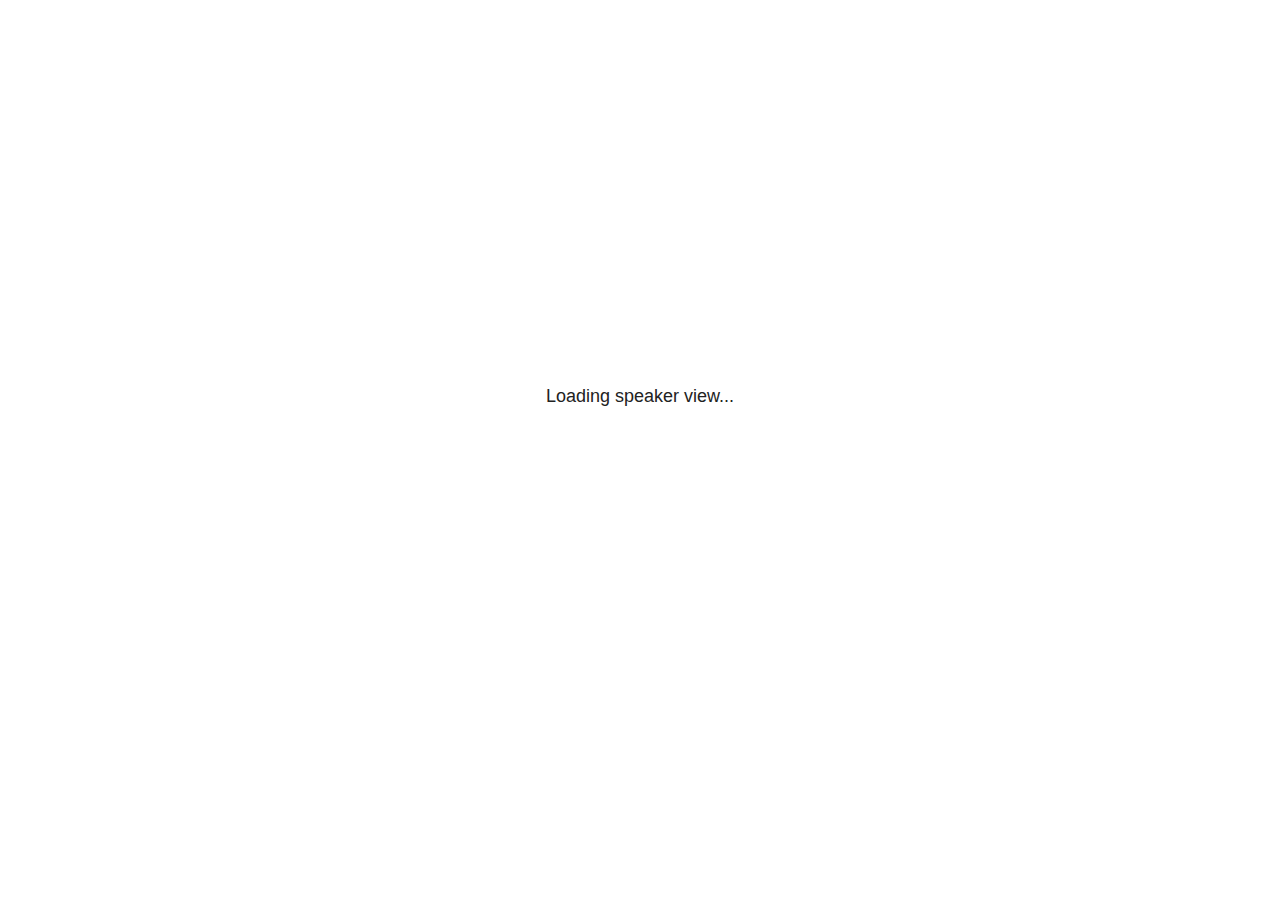
<file: docs/day_1/biogas_ue_day_1_files/libs/revealjs/plugin/notes/speaker-view.html>
<!--
	NOTE: You need to build the notes plugin after making changes to this file.
-->
<html lang="en">
	<head>
		<meta charset="utf-8">

		<title>reveal.js - Speaker View</title>

		<style>
			body {
				font-family: Helvetica;
				font-size: 18px;
			}

			#current-slide,
			#upcoming-slide,
			#speaker-controls {
				padding: 6px;
				box-sizing: border-box;
				-moz-box-sizing: border-box;
			}

			#current-slide iframe,
			#upcoming-slide iframe {
				width: 100%;
				height: 100%;
				border: 1px solid #ddd;
			}

			#current-slide .label,
			#upcoming-slide .label {
				position: absolute;
				top: 10px;
				left: 10px;
				z-index: 2;
			}

			#connection-status {
				position: absolute;
				top: 0;
				left: 0;
				width: 100%;
				height: 100%;
				z-index: 20;
				padding: 30% 20% 20% 20%;
				font-size: 18px;
				color: #222;
				background: #fff;
				text-align: center;
				box-sizing: border-box;
				line-height: 1.4;
			}

			.overlay-element {
				height: 34px;
				line-height: 34px;
				padding: 0 10px;
				text-shadow: none;
				background: rgba( 220, 220, 220, 0.8 );
				color: #222;
				font-size: 14px;
			}

			.overlay-element.interactive:hover {
				background: rgba( 220, 220, 220, 1 );
			}

			#current-slide {
				position: absolute;
				width: 60%;
				height: 100%;
				top: 0;
				left: 0;
				padding-right: 0;
			}

			#upcoming-slide {
				position: absolute;
				width: 40%;
				height: 40%;
				right: 0;
				top: 0;
			}

			/* Speaker controls */
			#speaker-controls {
				position: absolute;
				top: 40%;
				right: 0;
				width: 40%;
				height: 60%;
				overflow: auto;
				font-size: 18px;
			}

				.speaker-controls-time.hidden,
				.speaker-controls-notes.hidden {
					display: none;
				}

				.speaker-controls-time .label,
				.speaker-controls-pace .label,
				.speaker-controls-notes .label {
					text-transform: uppercase;
					font-weight: normal;
					font-size: 0.66em;
					color: #666;
					margin: 0;
				}

				.speaker-controls-time, .speaker-controls-pace {
					border-bottom: 1px solid rgba( 200, 200, 200, 0.5 );
					margin-bottom: 10px;
					padding: 10px 16px;
					padding-bottom: 20px;
					cursor: pointer;
				}

				.speaker-controls-time .reset-button {
					opacity: 0;
					float: right;
					color: #666;
					text-decoration: none;
				}
				.speaker-controls-time:hover .reset-button {
					opacity: 1;
				}

				.speaker-controls-time .timer,
				.speaker-controls-time .clock {
					width: 50%;
				}

				.speaker-controls-time .timer,
				.speaker-controls-time .clock,
				.speaker-controls-time .pacing .hours-value,
				.speaker-controls-time .pacing .minutes-value,
				.speaker-controls-time .pacing .seconds-value {
					font-size: 1.9em;
				}

				.speaker-controls-time .timer {
					float: left;
				}

				.speaker-controls-time .clock {
					float: right;
					text-align: right;
				}

				.speaker-controls-time span.mute {
					opacity: 0.3;
				}

				.speaker-controls-time .pacing-title {
					margin-top: 5px;
				}

				.speaker-controls-time .pacing.ahead {
					color: blue;
				}

				.speaker-controls-time .pacing.on-track {
					color: green;
				}

				.speaker-controls-time .pacing.behind {
					color: red;
				}

				.speaker-controls-notes {
					padding: 10px 16px;
				}

				.speaker-controls-notes .value {
					margin-top: 5px;
					line-height: 1.4;
					font-size: 1.2em;
				}

			/* Layout selector */
			#speaker-layout {
				position: absolute;
				top: 10px;
				right: 10px;
				color: #222;
				z-index: 10;
			}
				#speaker-layout select {
					position: absolute;
					width: 100%;
					height: 100%;
					top: 0;
					left: 0;
					border: 0;
					box-shadow: 0;
					cursor: pointer;
					opacity: 0;

					font-size: 1em;
					background-color: transparent;

					-moz-appearance: none;
					-webkit-appearance: none;
					-webkit-tap-highlight-color: rgba(0, 0, 0, 0);
				}

				#speaker-layout select:focus {
					outline: none;
					box-shadow: none;
				}

			.clear {
				clear: both;
			}

			/* Speaker layout: Wide */
			body[data-speaker-layout="wide"] #current-slide,
			body[data-speaker-layout="wide"] #upcoming-slide {
				width: 50%;
				height: 45%;
				padding: 6px;
			}

			body[data-speaker-layout="wide"] #current-slide {
				top: 0;
				left: 0;
			}

			body[data-speaker-layout="wide"] #upcoming-slide {
				top: 0;
				left: 50%;
			}

			body[data-speaker-layout="wide"] #speaker-controls {
				top: 45%;
				left: 0;
				width: 100%;
				height: 50%;
				font-size: 1.25em;
			}

			/* Speaker layout: Tall */
			body[data-speaker-layout="tall"] #current-slide,
			body[data-speaker-layout="tall"] #upcoming-slide {
				width: 45%;
				height: 50%;
				padding: 6px;
			}

			body[data-speaker-layout="tall"] #current-slide {
				top: 0;
				left: 0;
			}

			body[data-speaker-layout="tall"] #upcoming-slide {
				top: 50%;
				left: 0;
			}

			body[data-speaker-layout="tall"] #speaker-controls {
				padding-top: 40px;
				top: 0;
				left: 45%;
				width: 55%;
				height: 100%;
				font-size: 1.25em;
			}

			/* Speaker layout: Notes only */
			body[data-speaker-layout="notes-only"] #current-slide,
			body[data-speaker-layout="notes-only"] #upcoming-slide {
				display: none;
			}

			body[data-speaker-layout="notes-only"] #speaker-controls {
				padding-top: 40px;
				top: 0;
				left: 0;
				width: 100%;
				height: 100%;
				font-size: 1.25em;
			}

			@media screen and (max-width: 1080px) {
				body[data-speaker-layout="default"] #speaker-controls {
					font-size: 16px;
				}
			}

			@media screen and (max-width: 900px) {
				body[data-speaker-layout="default"] #speaker-controls {
					font-size: 14px;
				}
			}

			@media screen and (max-width: 800px) {
				body[data-speaker-layout="default"] #speaker-controls {
					font-size: 12px;
				}
			}

		</style>
	</head>

	<body>

		<div id="connection-status">Loading speaker view...</div>

		<div id="current-slide"></div>
		<div id="upcoming-slide"><span class="overlay-element label">Upcoming</span></div>
		<div id="speaker-controls">
			<div class="speaker-controls-time">
				<h4 class="label">Time <span class="reset-button">Click to Reset</span></h4>
				<div class="clock">
					<span class="clock-value">0:00 AM</span>
				</div>
				<div class="timer">
					<span class="hours-value">00</span><span class="minutes-value">:00</span><span class="seconds-value">:00</span>
				</div>
				<div class="clear"></div>

				<h4 class="label pacing-title" style="display: none">Pacing – Time to finish current slide</h4>
				<div class="pacing" style="display: none">
					<span class="hours-value">00</span><span class="minutes-value">:00</span><span class="seconds-value">:00</span>
				</div>
			</div>

			<div class="speaker-controls-notes hidden">
				<h4 class="label">Notes</h4>
				<div class="value"></div>
			</div>
		</div>
		<div id="speaker-layout" class="overlay-element interactive">
			<span class="speaker-layout-label"></span>
			<select class="speaker-layout-dropdown"></select>
		</div>

		<script>

			(function() {

				var notes,
					notesValue,
					currentState,
					currentSlide,
					upcomingSlide,
					layoutLabel,
					layoutDropdown,
					pendingCalls = {},
					lastRevealApiCallId = 0,
					connected = false,
					whitelistedWindows = [window.opener];

				var SPEAKER_LAYOUTS = {
					'default': 'Default',
					'wide': 'Wide',
					'tall': 'Tall',
					'notes-only': 'Notes only'
				};

				setupLayout();

				var connectionStatus = document.querySelector( '#connection-status' );
				var connectionTimeout = setTimeout( function() {
					connectionStatus.innerHTML = 'Error connecting to main window.<br>Please try closing and reopening the speaker view.';
				}, 5000 );
;
				window.addEventListener( 'message', function( event ) {

					// Validate the origin of this message to prevent XSS
					if( window.location.origin !== event.origin && whitelistedWindows.indexOf( event.source ) === -1 ) {
						return;
					}

					clearTimeout( connectionTimeout );
					connectionStatus.style.display = 'none';

					var data = JSON.parse( event.data );

					// The overview mode is only useful to the reveal.js instance
					// where navigation occurs so we don't sync it
					if( data.state ) delete data.state.overview;

					// Messages sent by the notes plugin inside of the main window
					if( data && data.namespace === 'reveal-notes' ) {
						if( data.type === 'connect' ) {
							handleConnectMessage( data );
						}
						else if( data.type === 'state' ) {
							handleStateMessage( data );
						}
						else if( data.type === 'return' ) {
							pendingCalls[data.callId](data.result);
							delete pendingCalls[data.callId];
						}
					}
					// Messages sent by the reveal.js inside of the current slide preview
					else if( data && data.namespace === 'reveal' ) {
						if( /ready/.test( data.eventName ) ) {
							// Send a message back to notify that the handshake is complete
							window.opener.postMessage( JSON.stringify({ namespace: 'reveal-notes', type: 'connected'} ), '*' );
						}
						else if( /slidechanged|fragmentshown|fragmenthidden|paused|resumed/.test( data.eventName ) && currentState !== JSON.stringify( data.state ) ) {

							dispatchStateToMainWindow( data.state );

						}
					}

				} );

				/**
				 * Updates the presentation in the main window to match the state
				 * of the presentation in the notes window.
				 */
				const dispatchStateToMainWindow = debounce(( state ) => {
					window.opener.postMessage( JSON.stringify({ method: 'setState', args: [ state ]} ), '*' );
				}, 500);

				/**
				 * Asynchronously calls the Reveal.js API of the main frame.
				 */
				function callRevealApi( methodName, methodArguments, callback ) {

					var callId = ++lastRevealApiCallId;
					pendingCalls[callId] = callback;
					window.opener.postMessage( JSON.stringify( {
						namespace: 'reveal-notes',
						type: 'call',
						callId: callId,
						methodName: methodName,
						arguments: methodArguments
					} ), '*' );

				}

				/**
				 * Called when the main window is trying to establish a
				 * connection.
				 */
				function handleConnectMessage( data ) {

					if( connected === false ) {
						connected = true;

						setupIframes( data );
						setupKeyboard();
						setupNotes();
						setupTimer();
						setupHeartbeat();
					}

				}

				/**
				 * Called when the main window sends an updated state.
				 */
				function handleStateMessage( data ) {

					// Store the most recently set state to avoid circular loops
					// applying the same state
					currentState = JSON.stringify( data.state );

					// No need for updating the notes in case of fragment changes
					if ( data.notes ) {
						notes.classList.remove( 'hidden' );
						notesValue.style.whiteSpace = data.whitespace;
						if( data.markdown ) {
							notesValue.innerHTML = marked( data.notes );
						}
						else {
							notesValue.innerHTML = data.notes;
						}
					}
					else {
						notes.classList.add( 'hidden' );
					}

					// Update the note slides
					currentSlide.contentWindow.postMessage( JSON.stringify({ method: 'setState', args: [ data.state ] }), '*' );
					upcomingSlide.contentWindow.postMessage( JSON.stringify({ method: 'setState', args: [ data.state ] }), '*' );
					upcomingSlide.contentWindow.postMessage( JSON.stringify({ method: 'next' }), '*' );

				}

				// Limit to max one state update per X ms
				handleStateMessage = debounce( handleStateMessage, 200 );

				/**
				 * Forward keyboard events to the current slide window.
				 * This enables keyboard events to work even if focus
				 * isn't set on the current slide iframe.
				 *
				 * Block F5 default handling, it reloads and disconnects
				 * the speaker notes window.
				 */
				function setupKeyboard() {

					document.addEventListener( 'keydown', function( event ) {
						if( event.keyCode === 116 || ( event.metaKey && event.keyCode === 82 ) ) {
							event.preventDefault();
							return false;
						}
						currentSlide.contentWindow.postMessage( JSON.stringify({ method: 'triggerKey', args: [ event.keyCode ] }), '*' );
					} );

				}

				/**
				 * Creates the preview iframes.
				 */
				function setupIframes( data ) {

					var params = [
						'receiver',
						'progress=false',
						'history=false',
						'transition=none',
						'autoSlide=0',
						'backgroundTransition=none'
					].join( '&' );

					var urlSeparator = /\?/.test(data.url) ? '&' : '?';
					var hash = '#/' + data.state.indexh + '/' + data.state.indexv;
					var currentURL = data.url + urlSeparator + params + '&postMessageEvents=true' + hash;
					var upcomingURL = data.url + urlSeparator + params + '&controls=false' + hash;

					currentSlide = document.createElement( 'iframe' );
					currentSlide.setAttribute( 'width', 1280 );
					currentSlide.setAttribute( 'height', 1024 );
					currentSlide.setAttribute( 'src', currentURL );
					document.querySelector( '#current-slide' ).appendChild( currentSlide );

					upcomingSlide = document.createElement( 'iframe' );
					upcomingSlide.setAttribute( 'width', 640 );
					upcomingSlide.setAttribute( 'height', 512 );
					upcomingSlide.setAttribute( 'src', upcomingURL );
					document.querySelector( '#upcoming-slide' ).appendChild( upcomingSlide );

					whitelistedWindows.push( currentSlide.contentWindow, upcomingSlide.contentWindow );

				}

				/**
				 * Setup the notes UI.
				 */
				function setupNotes() {

					notes = document.querySelector( '.speaker-controls-notes' );
					notesValue = document.querySelector( '.speaker-controls-notes .value' );

				}

				/**
				 * We send out a heartbeat at all times to ensure we can
				 * reconnect with the main presentation window after reloads.
				 */
				function setupHeartbeat() {

					setInterval( () => {
						window.opener.postMessage( JSON.stringify({ namespace: 'reveal-notes', type: 'heartbeat'} ), '*' );
					}, 1000 );

				}

				function getTimings( callback ) {

					callRevealApi( 'getSlidesAttributes', [], function ( slideAttributes ) {
						callRevealApi( 'getConfig', [], function ( config ) {
							var totalTime = config.totalTime;
							var minTimePerSlide = config.minimumTimePerSlide || 0;
							var defaultTiming = config.defaultTiming;
							if ((defaultTiming == null) && (totalTime == null)) {
								callback(null);
								return;
							}
							// Setting totalTime overrides defaultTiming
							if (totalTime) {
								defaultTiming = 0;
							}
							var timings = [];
							for ( var i in slideAttributes ) {
								var slide = slideAttributes[ i ];
								var timing = defaultTiming;
								if( slide.hasOwnProperty( 'data-timing' )) {
									var t = slide[ 'data-timing' ];
									timing = parseInt(t);
									if( isNaN(timing) ) {
										console.warn("Could not parse timing '" + t + "' of slide " + i + "; using default of " + defaultTiming);
										timing = defaultTiming;
									}
								}
								timings.push(timing);
							}
							if ( totalTime ) {
								// After we've allocated time to individual slides, we summarize it and
								// subtract it from the total time
								var remainingTime = totalTime - timings.reduce( function(a, b) { return a + b; }, 0 );
								// The remaining time is divided by the number of slides that have 0 seconds
								// allocated at the moment, giving the average time-per-slide on the remaining slides
								var remainingSlides = (timings.filter( function(x) { return x == 0 }) ).length
								var timePerSlide = Math.round( remainingTime / remainingSlides, 0 )
								// And now we replace every zero-value timing with that average
								timings = timings.map( function(x) { return (x==0 ? timePerSlide : x) } );
							}
							var slidesUnderMinimum = timings.filter( function(x) { return (x < minTimePerSlide) } ).length
							if ( slidesUnderMinimum ) {
								message = "The pacing time for " + slidesUnderMinimum + " slide(s) is under the configured minimum of " + minTimePerSlide + " seconds. Check the data-timing attribute on individual slides, or consider increasing the totalTime or minimumTimePerSlide configuration options (or removing some slides).";
								alert(message);
							}
							callback( timings );
						} );
					} );

				}

				/**
				 * Return the number of seconds allocated for presenting
				 * all slides up to and including this one.
				 */
				function getTimeAllocated( timings, callback ) {

					callRevealApi( 'getSlidePastCount', [], function ( currentSlide ) {
						var allocated = 0;
						for (var i in timings.slice(0, currentSlide + 1)) {
							allocated += timings[i];
						}
						callback( allocated );
					} );

				}

				/**
				 * Create the timer and clock and start updating them
				 * at an interval.
				 */
				function setupTimer() {

					var start = new Date(),
					timeEl = document.querySelector( '.speaker-controls-time' ),
					clockEl = timeEl.querySelector( '.clock-value' ),
					hoursEl = timeEl.querySelector( '.hours-value' ),
					minutesEl = timeEl.querySelector( '.minutes-value' ),
					secondsEl = timeEl.querySelector( '.seconds-value' ),
					pacingTitleEl = timeEl.querySelector( '.pacing-title' ),
					pacingEl = timeEl.querySelector( '.pacing' ),
					pacingHoursEl = pacingEl.querySelector( '.hours-value' ),
					pacingMinutesEl = pacingEl.querySelector( '.minutes-value' ),
					pacingSecondsEl = pacingEl.querySelector( '.seconds-value' );

					var timings = null;
					getTimings( function ( _timings ) {

						timings = _timings;
						if (_timings !== null) {
							pacingTitleEl.style.removeProperty('display');
							pacingEl.style.removeProperty('display');
						}

						// Update once directly
						_updateTimer();

						// Then update every second
						setInterval( _updateTimer, 1000 );

					} );


					function _resetTimer() {

						if (timings == null) {
							start = new Date();
							_updateTimer();
						}
						else {
							// Reset timer to beginning of current slide
							getTimeAllocated( timings, function ( slideEndTimingSeconds ) {
								var slideEndTiming = slideEndTimingSeconds * 1000;
								callRevealApi( 'getSlidePastCount', [], function ( currentSlide ) {
									var currentSlideTiming = timings[currentSlide] * 1000;
									var previousSlidesTiming = slideEndTiming - currentSlideTiming;
									var now = new Date();
									start = new Date(now.getTime() - previousSlidesTiming);
									_updateTimer();
								} );
							} );
						}

					}

					timeEl.addEventListener( 'click', function() {
						_resetTimer();
						return false;
					} );

					function _displayTime( hrEl, minEl, secEl, time) {

						var sign = Math.sign(time) == -1 ? "-" : "";
						time = Math.abs(Math.round(time / 1000));
						var seconds = time % 60;
						var minutes = Math.floor( time / 60 ) % 60 ;
						var hours = Math.floor( time / ( 60 * 60 )) ;
						hrEl.innerHTML = sign + zeroPadInteger( hours );
						if (hours == 0) {
							hrEl.classList.add( 'mute' );
						}
						else {
							hrEl.classList.remove( 'mute' );
						}
						minEl.innerHTML = ':' + zeroPadInteger( minutes );
						if (hours == 0 && minutes == 0) {
							minEl.classList.add( 'mute' );
						}
						else {
							minEl.classList.remove( 'mute' );
						}
						secEl.innerHTML = ':' + zeroPadInteger( seconds );
					}

					function _updateTimer() {

						var diff, hours, minutes, seconds,
						now = new Date();

						diff = now.getTime() - start.getTime();

						clockEl.innerHTML = now.toLocaleTimeString( 'en-US', { hour12: true, hour: '2-digit', minute:'2-digit' } );
						_displayTime( hoursEl, minutesEl, secondsEl, diff );
						if (timings !== null) {
							_updatePacing(diff);
						}

					}

					function _updatePacing(diff) {

						getTimeAllocated( timings, function ( slideEndTimingSeconds ) {
							var slideEndTiming = slideEndTimingSeconds * 1000;

							callRevealApi( 'getSlidePastCount', [], function ( currentSlide ) {
								var currentSlideTiming = timings[currentSlide] * 1000;
								var timeLeftCurrentSlide = slideEndTiming - diff;
								if (timeLeftCurrentSlide < 0) {
									pacingEl.className = 'pacing behind';
								}
								else if (timeLeftCurrentSlide < currentSlideTiming) {
									pacingEl.className = 'pacing on-track';
								}
								else {
									pacingEl.className = 'pacing ahead';
								}
								_displayTime( pacingHoursEl, pacingMinutesEl, pacingSecondsEl, timeLeftCurrentSlide );
							} );
						} );
					}

				}

				/**
				 * Sets up the speaker view layout and layout selector.
				 */
				function setupLayout() {

					layoutDropdown = document.querySelector( '.speaker-layout-dropdown' );
					layoutLabel = document.querySelector( '.speaker-layout-label' );

					// Render the list of available layouts
					for( var id in SPEAKER_LAYOUTS ) {
						var option = document.createElement( 'option' );
						option.setAttribute( 'value', id );
						option.textContent = SPEAKER_LAYOUTS[ id ];
						layoutDropdown.appendChild( option );
					}

					// Monitor the dropdown for changes
					layoutDropdown.addEventListener( 'change', function( event ) {

						setLayout( layoutDropdown.value );

					}, false );

					// Restore any currently persisted layout
					setLayout( getLayout() );

				}

				/**
				 * Sets a new speaker view layout. The layout is persisted
				 * in local storage.
				 */
				function setLayout( value ) {

					var title = SPEAKER_LAYOUTS[ value ];

					layoutLabel.innerHTML = 'Layout' + ( title ? ( ': ' + title ) : '' );
					layoutDropdown.value = value;

					document.body.setAttribute( 'data-speaker-layout', value );

					// Persist locally
					if( supportsLocalStorage() ) {
						window.localStorage.setItem( 'reveal-speaker-layout', value );
					}

				}

				/**
				 * Returns the ID of the most recently set speaker layout
				 * or our default layout if none has been set.
				 */
				function getLayout() {

					if( supportsLocalStorage() ) {
						var layout = window.localStorage.getItem( 'reveal-speaker-layout' );
						if( layout ) {
							return layout;
						}
					}

					// Default to the first record in the layouts hash
					for( var id in SPEAKER_LAYOUTS ) {
						return id;
					}

				}

				function supportsLocalStorage() {

					try {
						localStorage.setItem('test', 'test');
						localStorage.removeItem('test');
						return true;
					}
					catch( e ) {
						return false;
					}

				}

				function zeroPadInteger( num ) {

					var str = '00' + parseInt( num );
					return str.substring( str.length - 2 );

				}

				/**
				 * Limits the frequency at which a function can be called.
				 */
				function debounce( fn, ms ) {

					var lastTime = 0,
						timeout;

					return function() {

						var args = arguments;
						var context = this;

						clearTimeout( timeout );

						var timeSinceLastCall = Date.now() - lastTime;
						if( timeSinceLastCall > ms ) {
							fn.apply( context, args );
							lastTime = Date.now();
						}
						else {
							timeout = setTimeout( function() {
								fn.apply( context, args );
								lastTime = Date.now();
							}, ms - timeSinceLastCall );
						}

					}

				}

			})();

		</script>
	</body>
</html>
</file>
<file: docs/prokoll_deutsch/protokoll_deutsch_files/libs/quarto-html/tippy.css>
.tippy-box[data-animation=fade][data-state=hidden]{opacity:0}[data-tippy-root]{max-width:calc(100vw - 10px)}.tippy-box{position:relative;background-color:#333;color:#fff;border-radius:4px;font-size:14px;line-height:1.4;white-space:normal;outline:0;transition-property:transform,visibility,opacity}.tippy-box[data-placement^=top]>.tippy-arrow{bottom:0}.tippy-box[data-placement^=top]>.tippy-arrow:before{bottom:-7px;left:0;border-width:8px 8px 0;border-top-color:initial;transform-origin:center top}.tippy-box[data-placement^=bottom]>.tippy-arrow{top:0}.tippy-box[data-placement^=bottom]>.tippy-arrow:before{top:-7px;left:0;border-width:0 8px 8px;border-bottom-color:initial;transform-origin:center bottom}.tippy-box[data-placement^=left]>.tippy-arrow{right:0}.tippy-box[data-placement^=left]>.tippy-arrow:before{border-width:8px 0 8px 8px;border-left-color:initial;right:-7px;transform-origin:center left}.tippy-box[data-placement^=right]>.tippy-arrow{left:0}.tippy-box[data-placement^=right]>.tippy-arrow:before{left:-7px;border-width:8px 8px 8px 0;border-right-color:initial;transform-origin:center right}.tippy-box[data-inertia][data-state=visible]{transition-timing-function:cubic-bezier(.54,1.5,.38,1.11)}.tippy-arrow{width:16px;height:16px;color:#333}.tippy-arrow:before{content:"";position:absolute;border-color:transparent;border-style:solid}.tippy-content{position:relative;padding:5px 9px;z-index:1}
</file>
<file: docs/prokoll_deutsch/protokoll_deutsch_files/libs/quarto-html/quarto-syntax-highlighting.css>
/* quarto syntax highlight colors */
:root {
  --quarto-hl-ot-color: #003B4F;
  --quarto-hl-at-color: #657422;
  --quarto-hl-ss-color: #20794D;
  --quarto-hl-an-color: #5E5E5E;
  --quarto-hl-fu-color: #4758AB;
  --quarto-hl-st-color: #20794D;
  --quarto-hl-cf-color: #003B4F;
  --quarto-hl-op-color: #5E5E5E;
  --quarto-hl-er-color: #AD0000;
  --quarto-hl-bn-color: #AD0000;
  --quarto-hl-al-color: #AD0000;
  --quarto-hl-va-color: #111111;
  --quarto-hl-bu-color: inherit;
  --quarto-hl-ex-color: inherit;
  --quarto-hl-pp-color: #AD0000;
  --quarto-hl-in-color: #5E5E5E;
  --quarto-hl-vs-color: #20794D;
  --quarto-hl-wa-color: #5E5E5E;
  --quarto-hl-do-color: #5E5E5E;
  --quarto-hl-im-color: #00769E;
  --quarto-hl-ch-color: #20794D;
  --quarto-hl-dt-color: #AD0000;
  --quarto-hl-fl-color: #AD0000;
  --quarto-hl-co-color: #5E5E5E;
  --quarto-hl-cv-color: #5E5E5E;
  --quarto-hl-cn-color: #8f5902;
  --quarto-hl-sc-color: #5E5E5E;
  --quarto-hl-dv-color: #AD0000;
  --quarto-hl-kw-color: #003B4F;
}

/* other quarto variables */
:root {
  --quarto-font-monospace: SFMono-Regular, Menlo, Monaco, Consolas, "Liberation Mono", "Courier New", monospace;
}

pre > code.sourceCode > span {
  color: #003B4F;
}

code span {
  color: #003B4F;
}

code.sourceCode > span {
  color: #003B4F;
}

div.sourceCode,
div.sourceCode pre.sourceCode {
  color: #003B4F;
}

code span.ot {
  color: #003B4F;
  font-style: inherit;
}

code span.at {
  color: #657422;
  font-style: inherit;
}

code span.ss {
  color: #20794D;
  font-style: inherit;
}

code span.an {
  color: #5E5E5E;
  font-style: inherit;
}

code span.fu {
  color: #4758AB;
  font-style: inherit;
}

code span.st {
  color: #20794D;
  font-style: inherit;
}

code span.cf {
  color: #003B4F;
  font-style: inherit;
}

code span.op {
  color: #5E5E5E;
  font-style: inherit;
}

code span.er {
  color: #AD0000;
  font-style: inherit;
}

code span.bn {
  color: #AD0000;
  font-style: inherit;
}

code span.al {
  color: #AD0000;
  font-style: inherit;
}

code span.va {
  color: #111111;
  font-style: inherit;
}

code span.bu {
  font-style: inherit;
}

code span.ex {
  font-style: inherit;
}

code span.pp {
  color: #AD0000;
  font-style: inherit;
}

code span.in {
  color: #5E5E5E;
  font-style: inherit;
}

code span.vs {
  color: #20794D;
  font-style: inherit;
}

code span.wa {
  color: #5E5E5E;
  font-style: italic;
}

code span.do {
  color: #5E5E5E;
  font-style: italic;
}

code span.im {
  color: #00769E;
  font-style: inherit;
}

code span.ch {
  color: #20794D;
  font-style: inherit;
}

code span.dt {
  color: #AD0000;
  font-style: inherit;
}

code span.fl {
  color: #AD0000;
  font-style: inherit;
}

code span.co {
  color: #5E5E5E;
  font-style: inherit;
}

code span.cv {
  color: #5E5E5E;
  font-style: italic;
}

code span.cn {
  color: #8f5902;
  font-style: inherit;
}

code span.sc {
  color: #5E5E5E;
  font-style: inherit;
}

code span.dv {
  color: #AD0000;
  font-style: inherit;
}

code span.kw {
  color: #003B4F;
  font-style: inherit;
}

.prevent-inlining {
  content: "</";
}

/*# sourceMappingURL=debc5d5d77c3f9108843748ff7464032.css.map */
</file>
